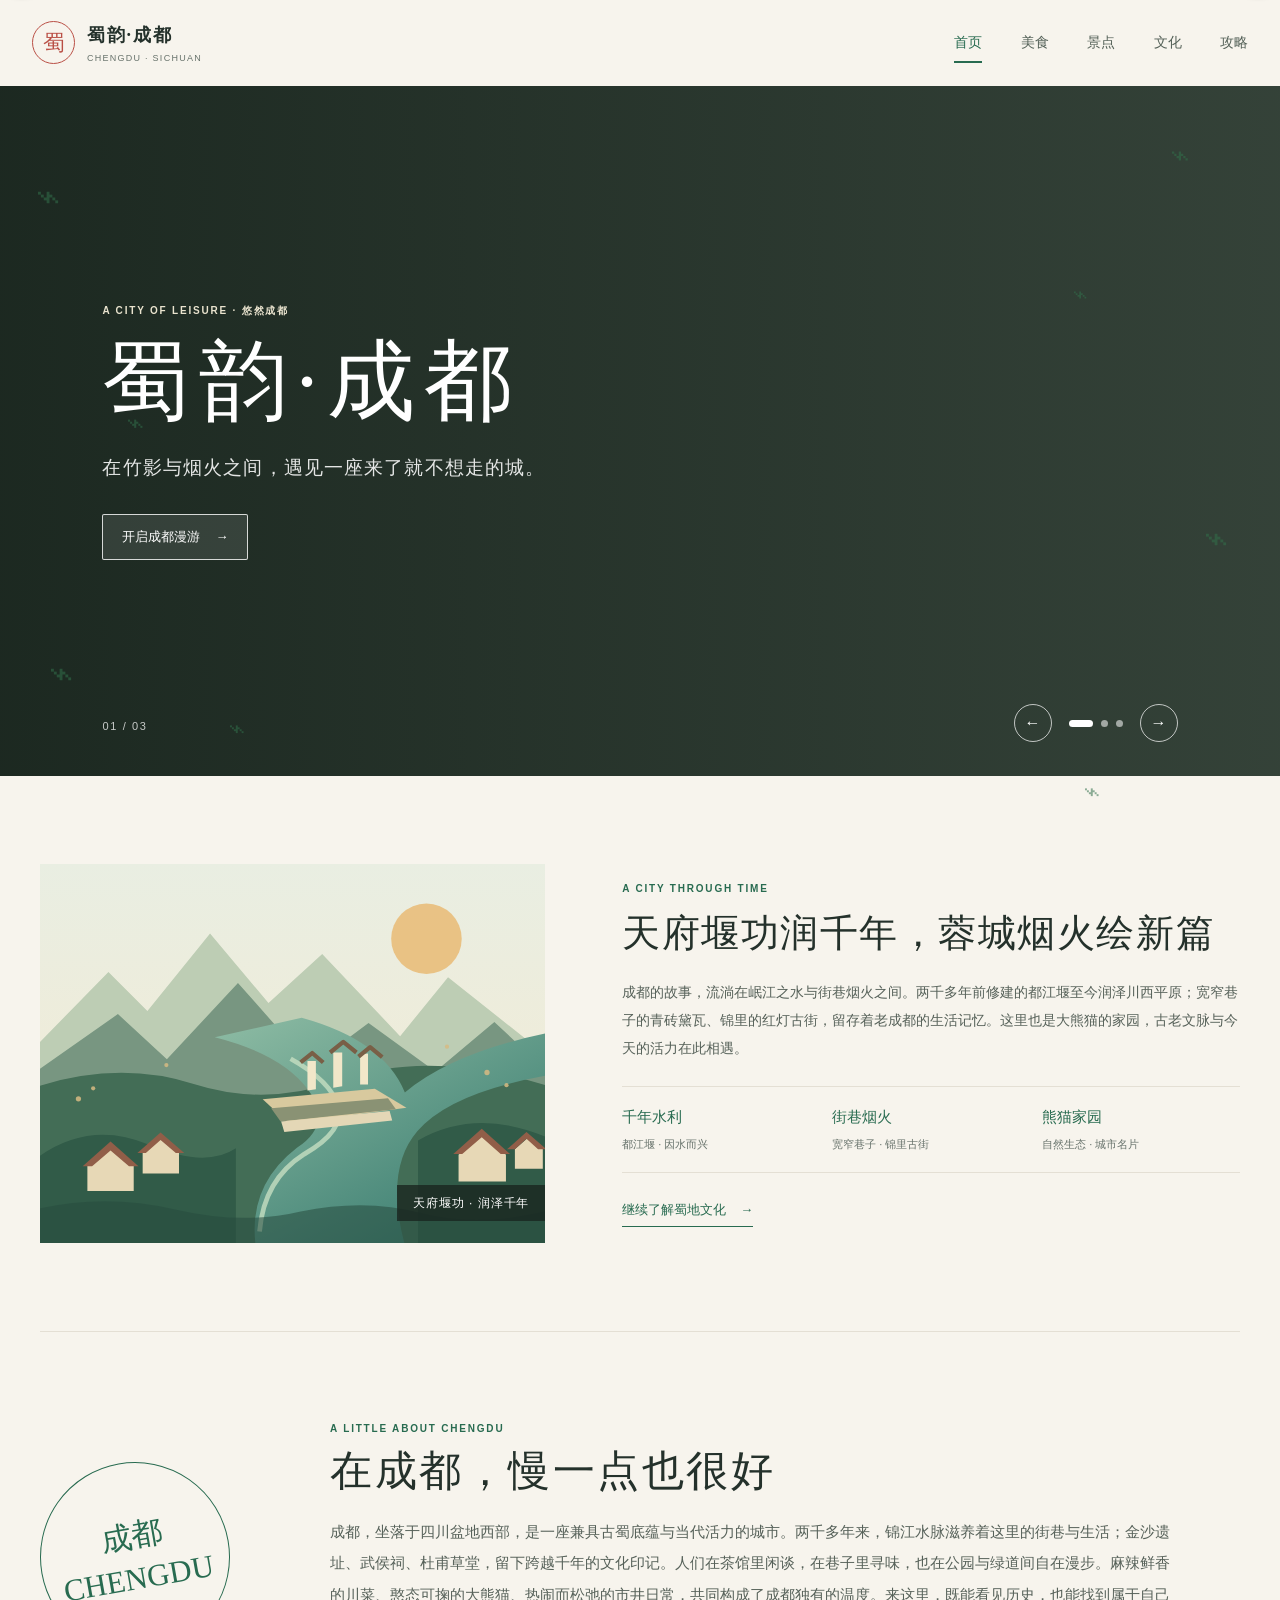
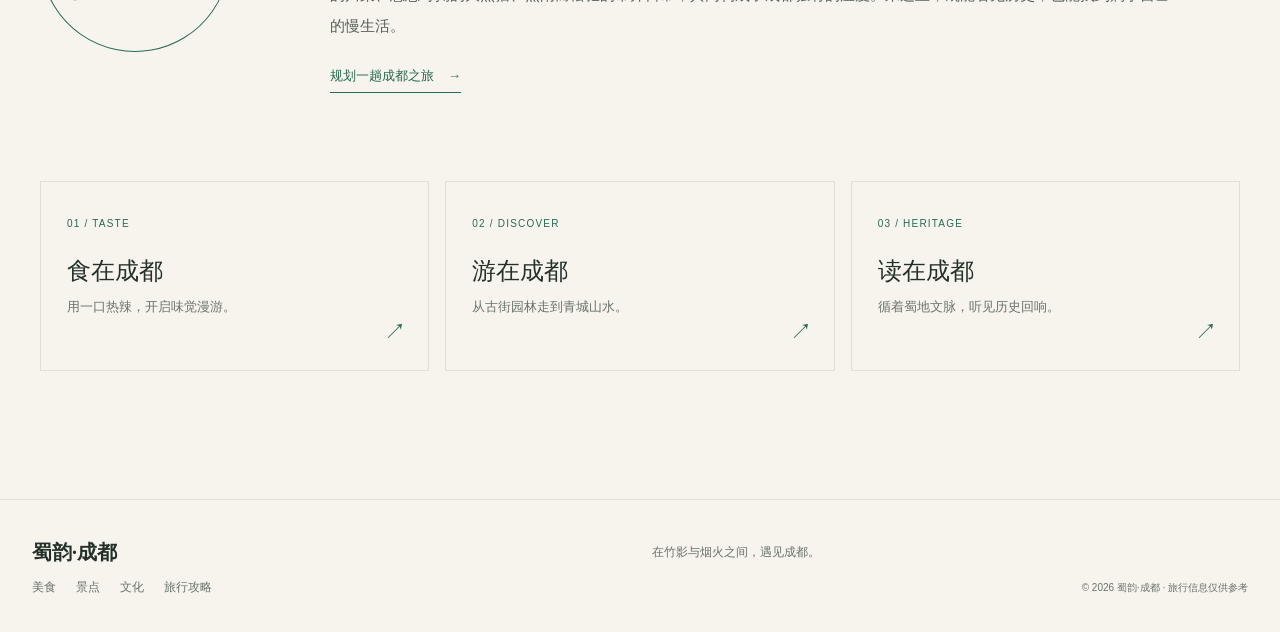
<file: index.html>
<!doctype html>
<html lang="zh-CN" data-theme="home">
<head>
  <meta charset="utf-8">
  <meta name="viewport" content="width=device-width, initial-scale=1">
  <meta name="theme-color" content="#f7f4ed">
  <meta name="description" content="蜀韵·成都，发现成都的美食、景点、文化与旅行灵感。">
  <meta name="keywords" content="蜀韵成都,成都旅游,成都文化旅游,成都美食,成都景点,成都旅行攻略,熊猫,川菜,古蜀文化">
  <title>蜀韵·成都 — 一座来了就不想走的城</title>
  <link rel="stylesheet" href="styles.css">
  <script src="app.js" defer></script>
</head>
<body>
  <div class="leaf-field" aria-hidden="true">
    <span class="bamboo-leaf leaf-one">⌁</span><span class="bamboo-leaf leaf-two">⌁</span>
    <span class="bamboo-leaf leaf-three">⌁</span><span class="bamboo-leaf leaf-four">⌁</span>
    <span class="bamboo-leaf leaf-five">⌁</span><span class="bamboo-leaf leaf-six">⌁</span>
    <span class="bamboo-leaf leaf-seven">⌁</span><span class="bamboo-leaf leaf-eight">⌁</span>
  </div>
  <div class="panda-walkers" aria-hidden="true">
    <span class="panda panda-top">🐼</span><span class="panda panda-right">🐼</span>
    <span class="panda panda-bottom">🐼</span><span class="panda panda-left">🐼</span>
  </div>
  <header class="site-header">
    <a class="brand" href="index.html" aria-label="蜀韵成都首页">
      <span class="brand-mark" aria-hidden="true">蜀</span>
      <span><strong>蜀韵·成都</strong><small>CHENGDU · SICHUAN</small></span>
    </a>
    <button class="menu-toggle" type="button" aria-expanded="false" aria-label="展开导航">☰</button>
    <nav class="site-nav" aria-label="主导航">
      <a href="index.html" aria-current="page">首页</a><a href="food.html">美食</a>
      <a href="sights.html">景点</a><a href="culture.html">文化</a><a href="travel.html">攻略</a>
    </nav>
  </header>
  <main>
    <section class="hero-carousel" aria-label="成都风光轮播">
      <article class="hero-slide hero-one is-active">
        <div class="hero-copy"><p class="eyebrow">A CITY OF LEISURE · 悠然成都</p><h1>蜀韵·成都</h1><p>在竹影与烟火之间，遇见一座来了就不想走的城。</p><a class="button button-light" href="sights.html">开启成都漫游 <span aria-hidden="true">→</span></a></div>
      </article>
      <article class="hero-slide hero-two">
        <div class="hero-copy"><p class="eyebrow">TASTE THE CITY · 川味成都</p><h2>一城烟火，百味人生</h2><p>从街巷小吃到热辣火锅，舌尖上的成都从不设限。</p><a class="button button-light" href="food.html">寻味成都 <span aria-hidden="true">→</span></a></div>
      </article>
      <article class="hero-slide hero-three">
        <div class="hero-copy"><p class="eyebrow">SLOW DOWN · 慢游成都</p><h2>把日子，过成一首诗</h2><p>茶馆、古巷、锦江晚风，留一点时间给生活本身。</p><a class="button button-light" href="culture.html">走进蜀地文化 <span aria-hidden="true">→</span></a></div>
      </article>
      <div class="carousel-controls">
        <button class="carousel-arrow" type="button" data-carousel="previous" aria-label="上一张">←</button>
        <div class="carousel-dots" aria-label="选择轮播图片">
          <button class="carousel-dot is-active" type="button" aria-label="第1张" aria-current="true"></button>
          <button class="carousel-dot" type="button" aria-label="第2张"></button>
          <button class="carousel-dot" type="button" aria-label="第3张"></button>
        </div>
        <button class="carousel-arrow" type="button" data-carousel="next" aria-label="下一张">→</button>
      </div>
      <span class="hero-index" aria-hidden="true">01 / 03</span>
    </section>

    <section class="section chengdu-feature">
      <div class="chengdu-feature-image" role="img" aria-label="青山与江水环绕的都江堰主题插画">
        <svg viewBox="0 0 960 720" aria-hidden="true" focusable="false">
          <defs>
            <linearGradient id="feature-sky" x1="0" y1="0" x2="0" y2="1">
              <stop offset="0" stop-color="#e9eee2"/>
              <stop offset="1" stop-color="#f4ead2"/>
            </linearGradient>
            <linearGradient id="feature-river" x1="0" y1="0" x2="0.8" y2="1">
              <stop offset="0" stop-color="#8ebca4"/>
              <stop offset="1" stop-color="#397c70"/>
            </linearGradient>
          </defs>
          <rect width="960" height="720" fill="url(#feature-sky)"/>
          <circle cx="734" cy="142" r="67" fill="#e9b86f" opacity=".8"/>
          <path d="M0 338 130 205l74 74 119-147 111 132 102-93 148 156 91-112 185 147v178H0Z" fill="#bdcdb4"/>
          <path d="m0 389 148-104 93 86 135-145 139 157 109-81 127 92 112-94 97 91v153H0Z" fill="#789681"/>
          <path d="M0 421q154-47 292-3t282-8q164-58 386 10v300H0Z" fill="#436d56"/>
          <path d="M332 329q126 32 176 98t-20 112q-91 70-79 181H692q-37-141 25-213t243-105v-80q-177 37-267 112-40-99-196-142Z" fill="url(#feature-river)"/>
          <path d="M476 370q77 43 90 90t-64 91q-77 49-85 147" fill="none" stroke="#c6dfc2" stroke-width="9" opacity=".8"/>
          <path d="M423 447 636 427l60 36-223 30Z" fill="#d8c99e"/>
          <path d="m439 464 222-19 15 21-219 23Z" fill="#8a9274"/>
          <path d="m458 489 206-20 5 18-205 22Z" fill="#e4d7b6"/>
          <path d="M508 430v-56h16v54m33-3v-67h17v64m34-60v57h15v-59" fill="#f1e7c9"/>
          <path d="m495 377 22-18 21 18m13-19 25-20 25 20m4 8 22-18 23 19" fill="none" stroke="#795f46" stroke-width="8" stroke-linejoin="round"/>
          <path d="M0 554q98-67 206-21t166 7v180H0Zm718-29q110-62 242-7v202H718Z" fill="#315b48"/>
          <g fill="#e7d8b6">
            <path d="m90 571 44-39 44 39v50H90Zm105-24 34-30 35 30v41h-69Zm600 5 45-40 45 40v51h-90Zm107-10 26-23 27 23v37h-53Z"/>
          </g>
          <g fill="#915e48">
            <path d="m81 574 53-47 53 47h-18l-35-30-35 30Zm104-25 44-39 45 39h-16l-29-25-28 25Zm600 2 54-48 54 48h-18l-36-32-37 32Zm102-9 37-33 38 33h-16l-22-20-22 20Z"/>
          </g>
          <g fill="#d7bb83" opacity=".85">
            <circle cx="73" cy="446" r="5"/><circle cx="101" cy="426" r="4"/><circle cx="849" cy="396" r="5"/>
            <circle cx="886" cy="420" r="4"/><circle cx="240" cy="382" r="4"/><circle cx="773" cy="347" r="4"/>
          </g>
          <path d="M0 654q127-28 257 2t238 4q124-25 228 3t237-3v60H0Z" fill="#274b3e" opacity=".55"/>
        </svg>
        <span>天府堰功 · 润泽千年</span>
      </div>
      <div class="chengdu-feature-copy">
        <p class="eyebrow">A CITY THROUGH TIME</p>
        <h2>天府堰功润千年，蓉城烟火绘新篇</h2>
        <p>成都的故事，流淌在岷江之水与街巷烟火之间。两千多年前修建的都江堰至今润泽川西平原；宽窄巷子的青砖黛瓦、锦里的红灯古街，留存着老成都的生活记忆。这里也是大熊猫的家园，古老文脉与今天的活力在此相遇。</p>
        <div class="chengdu-feature-points">
          <div><strong>千年水利</strong><span>都江堰 · 因水而兴</span></div>
          <div><strong>街巷烟火</strong><span>宽窄巷子 · 锦里古街</span></div>
          <div><strong>熊猫家园</strong><span>自然生态 · 城市名片</span></div>
        </div>
        <a class="text-link" href="culture.html">继续了解蜀地文化 <span aria-hidden="true">→</span></a>
      </div>
    </section>

    <section class="section intro-section">
      <div class="intro-stamp" aria-hidden="true">成都<br>CHENGDU</div>
      <div><p class="eyebrow">A LITTLE ABOUT CHENGDU</p><h2>在成都，慢一点也很好</h2>
        <p class="intro-copy">成都，坐落于四川盆地西部，是一座兼具古蜀底蕴与当代活力的城市。两千多年来，锦江水脉滋养着这里的街巷与生活；金沙遗址、武侯祠、杜甫草堂，留下跨越千年的文化印记。人们在茶馆里闲谈，在巷子里寻味，也在公园与绿道间自在漫步。麻辣鲜香的川菜、憨态可掬的大熊猫、热闹而松弛的市井日常，共同构成了成都独有的温度。来这里，既能看见历史，也能找到属于自己的慢生活。</p>
        <a class="text-link" href="travel.html">规划一趟成都之旅 <span aria-hidden="true">→</span></a>
      </div>
    </section>
    <section class="section quick-links">
      <a class="quick-card" href="food.html"><span>01 / TASTE</span><h2>食在成都</h2><p>用一口热辣，开启味觉漫游。</p><b aria-hidden="true">↗</b></a>
      <a class="quick-card" href="sights.html"><span>02 / DISCOVER</span><h2>游在成都</h2><p>从古街园林走到青城山水。</p><b aria-hidden="true">↗</b></a>
      <a class="quick-card" href="culture.html"><span>03 / HERITAGE</span><h2>读在成都</h2><p>循着蜀地文脉，听见历史回响。</p><b aria-hidden="true">↗</b></a>
    </section>
  </main>
  <footer class="site-footer">
    <a class="footer-brand" href="index.html">蜀韵·成都</a><p>在竹影与烟火之间，遇见成都。</p>
    <nav aria-label="页尾导航"><a href="food.html">美食</a><a href="sights.html">景点</a><a href="culture.html">文化</a><a href="travel.html">旅行攻略</a></nav>
    <small>© 2026 蜀韵·成都 · 旅行信息仅供参考</small>
  </footer>
</body>
</html>
</file>
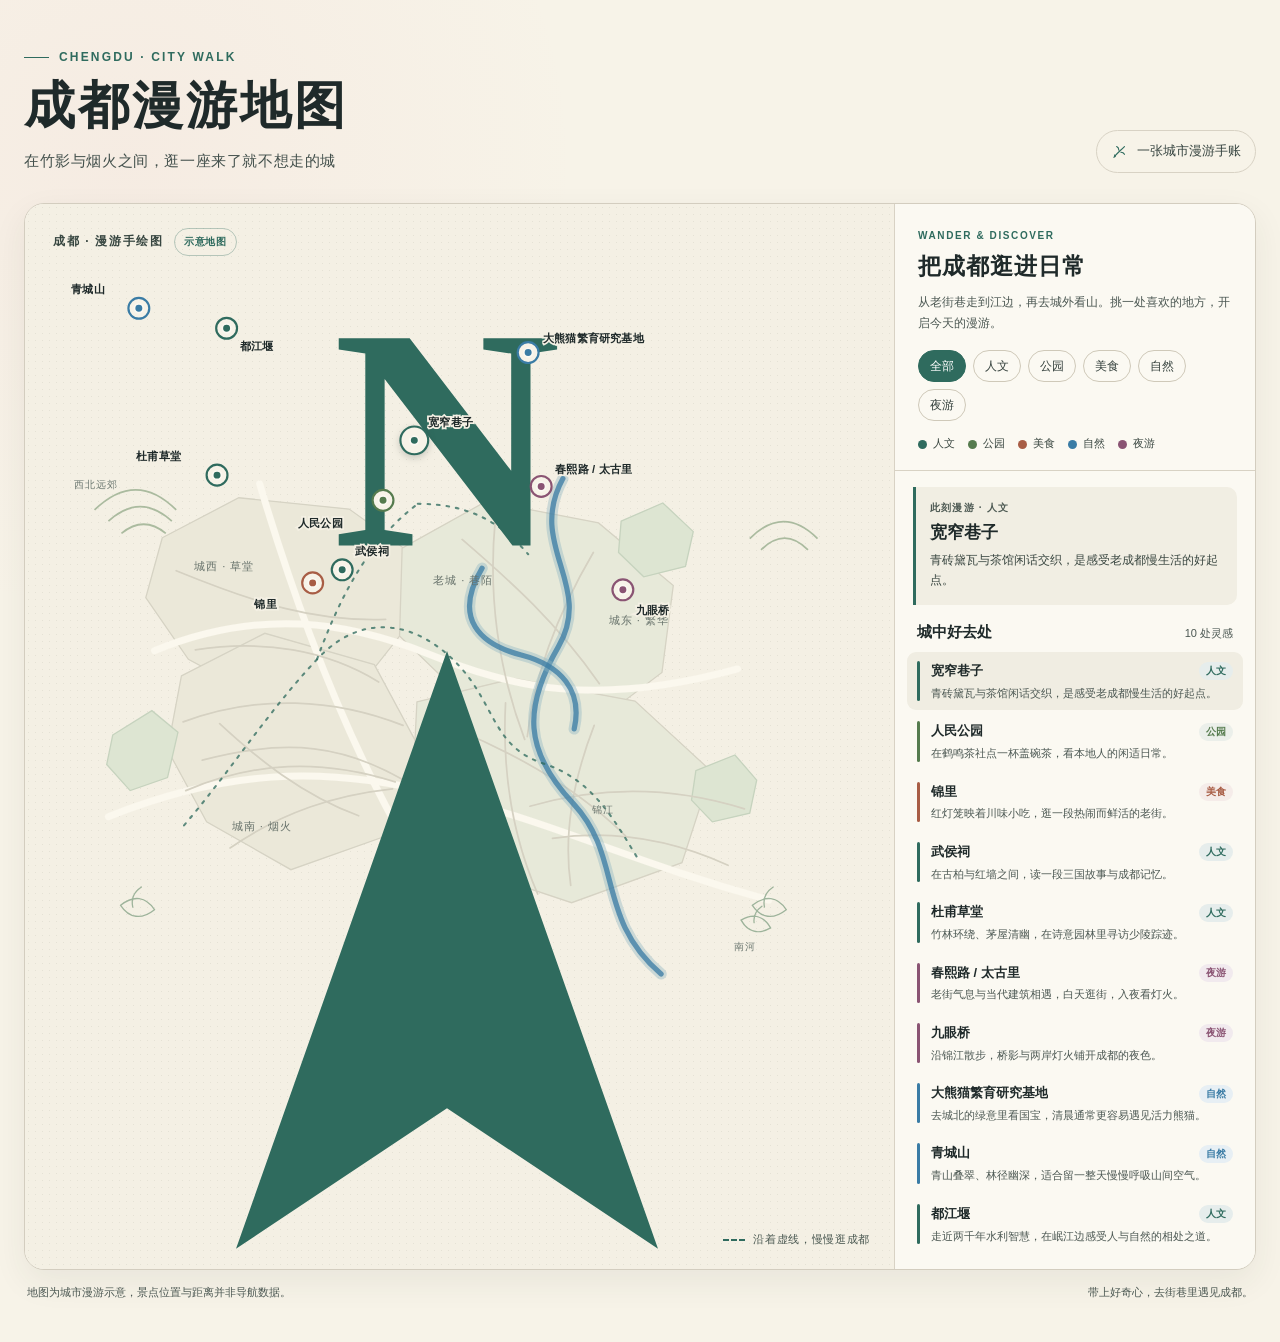
<file: chengdu.html>
<!doctype html>
<html lang="zh-CN">
<head>
  <meta charset="utf-8">
  <meta name="viewport" content="width=device-width, initial-scale=1">
  <meta name="theme-color" content="#F7F3E8">
  <title>成都漫游地图</title>
  <style>
    :root {
      color-scheme: light;
      --bamboo: #2F6B5E;
      --river: #3A7CA5;
      --lotus: #E8A0A8;
      --paper: #F7F3E8;
      --ink: #1F2A2A;
      --line: #D8D2C4;
      --muted: #596360;
      --human: #2F6B5E;
      --park: #557B4E;
      --food: #A85D45;
      --nature: #3A7CA5;
      --night: #8A5473;
      --radius: 16px;
      --serif: "Noto Serif SC", "Songti SC", "STSong", Georgia, serif;
      --sans: -apple-system, BlinkMacSystemFont, "Segoe UI", "Microsoft YaHei",
        "PingFang SC", sans-serif;
    }

    * {
      box-sizing: border-box;
    }

    body {
      margin: 0;
      min-width: 320px;
      background:
        radial-gradient(ellipse at 10% 12%, rgba(232, 160, 168, 0.09), transparent 28rem),
        var(--paper);
      color: var(--ink);
      font-family: var(--sans);
      line-height: 1.6;
    }

    button {
      font: inherit;
    }

    .page {
      width: min(100% - 48px, 1440px);
      margin: 0 auto;
      padding: 48px 0 40px;
    }

    .page-header {
      display: flex;
      align-items: flex-end;
      justify-content: space-between;
      gap: 24px;
      margin-bottom: 30px;
    }

    .eyebrow {
      display: flex;
      align-items: center;
      gap: 10px;
      margin: 0 0 8px;
      color: var(--bamboo);
      font-size: 12px;
      font-weight: 700;
      letter-spacing: 0.18em;
    }

    .eyebrow::before {
      width: 25px;
      height: 1px;
      background: var(--bamboo);
      content: "";
    }

    h1 {
      margin: 0;
      font-family: var(--serif);
      font-size: clamp(34px, 4vw, 52px);
      font-weight: 600;
      letter-spacing: 0.06em;
      line-height: 1.2;
    }

    .subtitle {
      margin: 12px 0 0;
      color: #43504C;
      font-size: 15px;
      letter-spacing: 0.04em;
    }

    .header-note {
      display: flex;
      align-items: center;
      gap: 9px;
      padding: 10px 14px;
      border: 1px solid var(--line);
      border-radius: 999px;
      color: #35433F;
      font-size: 13px;
      white-space: nowrap;
    }

    .header-note svg {
      width: 17px;
      height: 17px;
      color: var(--bamboo);
    }

    .explorer {
      display: grid;
      grid-template-columns: minmax(0, 1fr) 360px;
      min-height: 720px;
      overflow: hidden;
      border: 1px solid #D3CDBF;
      border-radius: 20px;
      background: #FBF9F2;
      box-shadow: 0 12px 34px rgba(48, 57, 48, 0.07);
    }

    .map-panel {
      position: relative;
      min-width: 0;
      min-height: 720px;
      overflow: hidden;
      border-right: 1px solid var(--line);
      background-color: #F4F0E4;
      background-image:
        radial-gradient(rgba(82, 91, 72, 0.09) 0.65px, transparent 0.65px);
      background-size: 7px 7px;
    }

    .map-heading {
      position: absolute;
      z-index: 2;
      top: 24px;
      left: 28px;
      display: flex;
      align-items: center;
      gap: 10px;
      color: #374640;
      font-size: 12px;
      font-weight: 700;
      letter-spacing: 0.14em;
    }

    .map-heading span {
      padding: 5px 9px;
      border: 1px solid rgba(47, 107, 94, 0.32);
      border-radius: 999px;
      color: var(--bamboo);
      font-size: 10px;
      letter-spacing: 0.08em;
    }

    .map-art {
      position: absolute;
      inset: 0;
      width: 100%;
      height: 100%;
    }

    .map-art .district {
      fill: #EBE8D9;
      stroke: #D6D3C4;
      stroke-width: 1.5;
    }

    .map-art .district-alt {
      fill: #E7E9D9;
      stroke: #D6D3C4;
      stroke-width: 1.5;
    }

    .map-art .minor-road {
      fill: none;
      stroke: #D5D1C2;
      stroke-width: 2;
      stroke-linecap: round;
    }

    .map-art .major-road {
      fill: none;
      stroke: #FBF8EE;
      stroke-width: 8;
      stroke-linecap: round;
    }

    .map-art .river-edge {
      fill: none;
      stroke: #8CB5C0;
      stroke-width: 13;
      stroke-linecap: round;
      opacity: 0.4;
    }

    .map-art .river {
      fill: none;
      stroke: var(--river);
      stroke-width: 6;
      stroke-linecap: round;
      opacity: 0.76;
    }

    .map-art .route {
      fill: none;
      stroke: var(--bamboo);
      stroke-width: 2.4;
      stroke-dasharray: 3 8;
      stroke-linecap: round;
      opacity: 0.76;
    }

    .map-art .place-label {
      fill: #66716A;
      font-family: var(--sans);
      font-size: 13px;
      letter-spacing: 0.08em;
    }

    .map-art .small-label {
      fill: #6C7871;
      font-family: var(--sans);
      font-size: 11px;
      letter-spacing: 0.12em;
    }

    .map-art .green-patch {
      fill: #DDE5D2;
      stroke: #C6D3BE;
      stroke-width: 1.5;
    }

    .map-art .hill {
      fill: none;
      stroke: #99AE8F;
      stroke-width: 2;
      opacity: 0.8;
    }

    .map-art .leaf {
      fill: none;
      stroke: #7A9B7C;
      stroke-width: 1.5;
      stroke-linecap: round;
      opacity: 0.7;
    }

    .marker-layer {
      position: absolute;
      inset: 0;
      overflow: visible;
    }

    .map-marker {
      cursor: pointer;
      outline: none;
      transition: opacity 180ms ease;
    }

    .map-marker.is-dimmed {
      opacity: 0.2;
    }

    .map-marker .marker-halo {
      fill: var(--paper);
      stroke: var(--marker-color);
      stroke-width: 2.5;
      transition: r 180ms ease, filter 180ms ease;
    }

    .map-marker .marker-core {
      fill: var(--marker-color);
      stroke: #FBF9F2;
      stroke-width: 2;
    }

    .map-marker .marker-label {
      fill: var(--ink);
      stroke: #F4F0E4;
      stroke-width: 4px;
      paint-order: stroke;
      font-family: var(--sans);
      font-size: 13px;
      font-weight: 700;
      letter-spacing: 0.02em;
      pointer-events: none;
    }

    .map-marker:hover .marker-halo,
    .map-marker:focus-visible .marker-halo,
    .map-marker.is-active .marker-halo {
      r: 16px;
      filter: drop-shadow(0 3px 4px rgba(31, 42, 42, 0.2));
    }

    .map-marker:focus-visible .marker-halo {
      stroke-width: 3.5;
    }

    .map-tooltip {
      position: absolute;
      z-index: 4;
      width: min(250px, calc(100vw - 48px));
      padding: 13px 15px;
      border: 1px solid #CFC9B9;
      border-radius: 12px;
      background: #FFFEF9;
      box-shadow: 0 7px 20px rgba(31, 42, 42, 0.13);
      pointer-events: none;
      transform: translate(13px, -50%);
    }

    .map-tooltip[hidden] {
      display: none;
    }

    .tooltip-category {
      display: block;
      margin-bottom: 2px;
      color: var(--bamboo);
      font-size: 10px;
      font-weight: 700;
      letter-spacing: 0.12em;
    }

    .tooltip-title {
      display: block;
      margin-bottom: 3px;
      font-family: var(--serif);
      font-size: 16px;
      font-weight: 700;
    }

    .tooltip-copy {
      display: block;
      color: #43504C;
      font-size: 12px;
      line-height: 1.55;
    }

    .map-caption {
      position: absolute;
      right: 24px;
      bottom: 20px;
      display: flex;
      align-items: center;
      gap: 8px;
      color: #4B5952;
      font-size: 11px;
      letter-spacing: 0.06em;
    }

    .map-caption::before {
      width: 22px;
      border-top: 2px dashed var(--bamboo);
      content: "";
    }

    .compass {
      position: absolute;
      right: 25px;
      top: 25px;
      display: grid;
      justify-items: center;
      color: var(--bamboo);
      font-family: var(--serif);
      font-size: 11px;
      font-weight: 700;
    }

    .compass svg {
      width: 19px;
      height: 31px;
    }

    .sidebar {
      display: flex;
      min-height: 720px;
      flex-direction: column;
      background: #FBF9F2;
    }

    .sidebar-top {
      padding: 24px 23px 17px;
      border-bottom: 1px solid var(--line);
    }

    .section-kicker {
      margin: 0 0 5px;
      color: var(--bamboo);
      font-size: 10px;
      font-weight: 700;
      letter-spacing: 0.16em;
    }

    .sidebar h2 {
      margin: 0;
      font-family: var(--serif);
      font-size: 23px;
      font-weight: 600;
      letter-spacing: 0.04em;
    }

    .sidebar-intro {
      margin: 7px 0 0;
      color: #4B5752;
      font-size: 12px;
      line-height: 1.7;
    }

    .filters {
      display: flex;
      flex-wrap: wrap;
      gap: 7px;
      margin-top: 17px;
    }

    .filter-button {
      min-height: 32px;
      padding: 5px 11px;
      border: 1px solid #CFC9B9;
      border-radius: 999px;
      background: transparent;
      color: #35413D;
      cursor: pointer;
      font-size: 12px;
      transition: background-color 160ms ease, color 160ms ease, border-color 160ms ease;
    }

    .filter-button:hover {
      border-color: var(--bamboo);
      color: var(--bamboo);
    }

    .filter-button[aria-pressed="true"] {
      border-color: var(--bamboo);
      background: var(--bamboo);
      color: #fff;
    }

    .filter-button:focus-visible,
    .place-card:focus-visible {
      outline: 3px solid #246A87;
      outline-offset: 3px;
    }

    .legend {
      display: flex;
      flex-wrap: wrap;
      gap: 8px 13px;
      margin: 14px 0 0;
      padding: 0;
      list-style: none;
    }

    .legend li {
      display: inline-flex;
      align-items: center;
      gap: 6px;
      color: #394640;
      font-size: 11px;
    }

    .legend-dot {
      width: 9px;
      height: 9px;
      border-radius: 50%;
      background: var(--category-color);
    }

    .selected-place {
      margin: 16px 18px 4px;
      padding: 13px 14px 14px;
      border-left: 3px solid var(--selected-color, var(--bamboo));
      border-radius: 0 10px 10px 0;
      background: #F1EEE3;
    }

    .selected-place .selected-kicker {
      margin: 0 0 3px;
      color: #4D5953;
      font-size: 10px;
      font-weight: 700;
      letter-spacing: 0.12em;
    }

    .selected-place h3 {
      margin: 0;
      font-family: var(--serif);
      font-size: 17px;
      font-weight: 700;
    }

    .selected-place p {
      margin: 5px 0 0;
      color: #394640;
      font-size: 12px;
      line-height: 1.65;
    }

    .place-list-heading {
      display: flex;
      align-items: baseline;
      justify-content: space-between;
      padding: 11px 22px 8px;
    }

    .place-list-heading h3 {
      margin: 0;
      font-family: var(--serif);
      font-size: 15px;
    }

    .place-count {
      color: #4B5752;
      font-size: 11px;
    }

    .place-list {
      display: grid;
      gap: 2px;
      overflow-y: auto;
      padding: 0 12px 16px;
      scrollbar-color: #C5C1B4 transparent;
      scrollbar-width: thin;
    }

    .place-card {
      display: grid;
      grid-template-columns: 3px minmax(0, 1fr);
      gap: 11px;
      width: 100%;
      padding: 9px 10px;
      border: 0;
      border-radius: 9px;
      background: transparent;
      color: inherit;
      text-align: left;
      cursor: pointer;
      transition: background-color 160ms ease;
    }

    .place-card:hover,
    .place-card.is-active {
      background: #F0EDE2;
    }

    .place-card[hidden] {
      display: none;
    }

    .place-card-bar {
      align-self: stretch;
      min-height: 38px;
      border-radius: 99px;
      background: var(--category-color);
    }

    .place-card-content {
      min-width: 0;
    }

    .place-card-title-row {
      display: flex;
      align-items: center;
      justify-content: space-between;
      gap: 8px;
    }

    .place-card-title {
      overflow: hidden;
      font-size: 13px;
      font-weight: 700;
      text-overflow: ellipsis;
      white-space: nowrap;
    }

    .category-tag {
      flex: 0 0 auto;
      padding: 1px 7px;
      border-radius: 999px;
      background: color-mix(in srgb, var(--category-color) 12%, white);
      color: var(--category-color);
      font-size: 10px;
      font-weight: 700;
    }

    .place-card-copy {
      display: block;
      margin-top: 3px;
      color: #4B5752;
      font-size: 11px;
      line-height: 1.5;
    }

    .empty-state {
      margin: 0;
      padding: 18px 12px;
      color: #43504C;
      font-size: 13px;
      text-align: center;
    }

    .page-footer {
      display: flex;
      justify-content: space-between;
      gap: 16px;
      padding: 14px 3px 0;
      color: #4B5752;
      font-size: 11px;
    }

    .page-footer p {
      margin: 0;
    }

    @media (max-width: 980px) {
      .explorer {
        grid-template-columns: minmax(0, 1fr);
      }

      .map-panel {
        min-height: 620px;
        border-right: 0;
        border-bottom: 1px solid var(--line);
      }

      .sidebar {
        min-height: 0;
      }

      .place-list {
        max-height: 380px;
      }
    }

    @media (max-width: 600px) {
      .page {
        width: min(100% - 28px, 1440px);
        padding: 30px 0 22px;
      }

      .page-header {
        align-items: flex-start;
        margin-bottom: 21px;
      }

      .header-note {
        display: none;
      }

      h1 {
        font-size: 36px;
      }

      .subtitle {
        max-width: 320px;
        font-size: 13px;
      }

      .explorer {
        border-radius: 15px;
      }

      .map-panel {
        min-height: 500px;
      }

      .map-heading {
        top: 17px;
        left: 17px;
        font-size: 10px;
      }

      .compass {
        top: 17px;
        right: 16px;
      }

      .map-caption {
        right: 14px;
        bottom: 13px;
        font-size: 10px;
      }

      .sidebar-top {
        padding: 20px 17px 15px;
      }

      .selected-place {
        margin-right: 14px;
        margin-left: 14px;
      }

      .place-list-heading {
        padding-right: 17px;
        padding-left: 17px;
      }

      .map-tooltip {
        width: min(220px, calc(100vw - 44px));
      }

      .page-footer {
        flex-direction: column;
        gap: 4px;
      }
    }

    @media (prefers-reduced-motion: reduce) {
      *,
      *::before,
      *::after {
        scroll-behavior: auto !important;
        transition-duration: 0.01ms !important;
        animation-duration: 0.01ms !important;
        animation-iteration-count: 1 !important;
      }
    }
  </style>
</head>
<body>
  <main class="page">
    <header class="page-header">
      <div>
        <p class="eyebrow">CHENGDU · CITY WALK</p>
        <h1>成都漫游地图</h1>
        <p class="subtitle">在竹影与烟火之间，逛一座来了就不想走的城</p>
      </div>
      <div class="header-note" aria-label="地图说明：城市漫游手绘示意图">
        <svg viewBox="0 0 24 24" fill="none" aria-hidden="true">
          <path d="M5 19c4-5 8-8 14-14M8 5c2 1 3 3 3 5M14 13c2 0 4 1 5 3" stroke="currentColor" stroke-width="1.6" stroke-linecap="round"/>
          <path d="M4 20l2-1-1-2" stroke="currentColor" stroke-width="1.6" stroke-linecap="round" stroke-linejoin="round"/>
        </svg>
        一张城市漫游手账
      </div>
    </header>

    <section class="explorer" aria-label="成都旅游观光地图与景点导览">
      <div class="map-panel" id="map-panel">
        <div class="map-heading">成都 · 漫游手绘图 <span>示意地图</span></div>

        <!-- 城市轮廓、锦江水脉与漫游路径 -->
        <svg class="map-art" id="map-art" viewBox="0 0 1000 760" preserveAspectRatio="xMidYMid meet" role="img" aria-labelledby="map-title map-desc">
          <title id="map-title">成都漫游示意地图</title>
          <desc id="map-desc">以简化街区、水系和虚线路径展示成都城区与西北远郊景点。地图标记可通过键盘聚焦并选择。</desc>

          <path class="district" d="M158 151 246 105 373 118 440 166 432 263 383 325 274 337 188 291 139 220Z"/>
          <path class="district-alt" d="m434 163 97-54 129 25 86 72-13 100-78 59-137-17-87-84Z"/>
          <path class="district" d="m180 310 96-49 126 36 49 91-35 106-110 39-97-55-45-83Z"/>
          <path class="district-alt" d="m451 340 112-27 139 26 88 81-34 105-127 46-129-43-54-87Z"/>
          <path class="green-patch" d="m101 378 45-28 30 25-12 52-43 15-27-30Z"/>
          <path class="green-patch" d="m686 132 48-21 35 33-9 40-48 12-29-28Z"/>
          <path class="green-patch" d="m772 419 45-18 25 29-8 38-43 10-24-25Z"/>
          <path class="green-patch" d="m486 523 38-19 29 24-10 34-40 8-23-21Z"/>

          <path class="major-road" d="M149 281C271 231 372 248 465 285S653 348 820 302"/>
          <path class="major-road" d="M270 89C305 206 345 319 402 434S496 583 557 677"/>
          <path class="major-road" d="M96 472C226 420 340 411 480 447S695 523 856 568"/>
          <path class="minor-road" d="M174 189c93 38 160 59 241 56m-219 35c78-12 151 0 211 37m-225 46c86-32 174-27 253 4m-231 40c101-27 165-15 230 22"/>
          <path class="minor-road" d="M503 153c58 50 108 95 158 166m-120-187c-8 86 3 169 34 251m79-215c-41 70-68 139-76 212"/>
          <path class="minor-road" d="M224 365c43 40 95 82 160 106m-199-29c78-33 155-37 241-10m-190 76c61-42 122-61 187-68"/>
          <path class="minor-road" d="M497 372c73 30 139 68 194 122m-138-153c-4 78 7 151 37 220m65-194c-26 67-35 129-27 184"/>
          <path class="minor-road" d="M581 460c83-24 164-23 247 3m-221 34c68-10 134 0 202 31"/>

          <path class="river-edge" d="M619 83C577 160 655 205 614 276S574 396 631 457s26 132 101 196"/>
          <path class="river" d="M619 83C577 160 655 205 614 276S574 396 631 457s26 132 101 196"/>
          <path class="river-edge" d="M526 186c-35 59-1 88 45 100s71 41 61 85"/>
          <path class="river" d="M526 186c-35 59-1 88 45 100s71 41 61 85"/>

          <path class="route" d="M183 482C237 419 278 353 336 291S460 254 501 300s38 92 96 111 82 67 110 112"/>
          <path class="route" d="M336 291C362 220 395 155 452 112"/>
          <path class="route" d="M452 112C513 112 549 135 579 170"/>

          <path class="hill" d="M80 119c32-31 63-31 94 0m-78 13c24-22 49-22 73 0m-58 14c17-14 34-14 51 0"/>
          <path class="hill" d="M834 152c26-26 52-26 78 0m-65 13c18-18 36-18 54 0"/>
          <path class="leaf" d="M837 574c15-12 29-10 39 5-15 12-29 10-39-5Zm14 2c-2-9 1-17 10-23m-37 38c14-8 26-5 34 9-14 8-26 5-34-9Zm15 3c-1-8 2-14 9-19"/>
          <path class="leaf" d="M110 574c15-12 29-10 39 5-15 12-29 10-39-5Zm14 2c-2-9 1-17 10-23"/>

          <text class="place-label" x="195" y="188">城西 · 草堂</text>
          <text class="place-label" x="470" y="204">老城 · 巷陌</text>
          <text class="place-label" x="672" y="250">城东 · 繁华</text>
          <text class="place-label" x="238" y="487">城南 · 烟火</text>
          <text class="small-label" x="652" y="468">锦江</text>
          <text class="small-label" x="56" y="94">西北远郊</text>
          <text class="small-label" x="816" y="626">南河</text>
        </svg>

        <svg class="compass" viewBox="0 0 24 38" aria-label="地图上方为北">
          <text x="12" y="9" text-anchor="middle" fill="currentColor" font-size="9">N</text>
          <path d="M12 12 6 29l6-4 6 4-6-17Z" fill="currentColor"/>
        </svg>

        <svg class="marker-layer" id="marker-layer" viewBox="0 0 1000 760" preserveAspectRatio="xMidYMid meet" aria-label="景点地图标记"></svg>

        <div class="map-tooltip" id="map-tooltip" role="status" hidden>
          <span class="tooltip-category" id="tooltip-category"></span>
          <strong class="tooltip-title" id="tooltip-title"></strong>
          <span class="tooltip-copy" id="tooltip-copy"></span>
        </div>

        <div class="map-caption">沿着虚线，慢慢逛成都</div>
      </div>

      <aside class="sidebar" aria-labelledby="sidebar-title">
        <div class="sidebar-top">
          <p class="section-kicker">WANDER &amp; DISCOVER</p>
          <h2 id="sidebar-title">把成都逛进日常</h2>
          <p class="sidebar-intro">从老街巷走到江边，再去城外看山。挑一处喜欢的地方，开启今天的漫游。</p>

          <div class="filters" role="group" aria-label="按景点类别筛选">
            <button class="filter-button" type="button" data-filter="全部" aria-pressed="true">全部</button>
            <button class="filter-button" type="button" data-filter="人文" aria-pressed="false">人文</button>
            <button class="filter-button" type="button" data-filter="公园" aria-pressed="false">公园</button>
            <button class="filter-button" type="button" data-filter="美食" aria-pressed="false">美食</button>
            <button class="filter-button" type="button" data-filter="自然" aria-pressed="false">自然</button>
            <button class="filter-button" type="button" data-filter="夜游" aria-pressed="false">夜游</button>
          </div>

          <ul class="legend" aria-label="地图图例">
            <li><span class="legend-dot" style="--category-color: var(--human)"></span>人文</li>
            <li><span class="legend-dot" style="--category-color: var(--park)"></span>公园</li>
            <li><span class="legend-dot" style="--category-color: var(--food)"></span>美食</li>
            <li><span class="legend-dot" style="--category-color: var(--nature)"></span>自然</li>
            <li><span class="legend-dot" style="--category-color: var(--night)"></span>夜游</li>
          </ul>
        </div>

        <section class="selected-place" id="selected-place" aria-live="polite" aria-atomic="true">
          <p class="selected-kicker">此刻漫游 · <span id="selected-category">人文</span></p>
          <h3 id="selected-title">宽窄巷子</h3>
          <p id="selected-description">青砖黛瓦与茶馆闲话交织，是感受老成都慢生活的好起点。</p>
        </section>

        <div class="place-list-heading">
          <h3>城中好去处</h3>
          <span class="place-count" id="place-count">10 处灵感</span>
        </div>
        <div class="place-list" id="place-list" aria-label="景点列表"></div>
        <p class="empty-state" id="empty-state" hidden>这个类别暂时没有景点，试试其他筛选吧。</p>
      </aside>
    </section>

    <footer class="page-footer">
      <p>地图为城市漫游示意，景点位置与距离并非导航数据。</p>
      <p>带上好奇心，去街巷里遇见成都。</p>
    </footer>
  </main>

  <script>
    (() => {
      const categories = {
        人文: "#2F6B5E",
        公园: "#557B4E",
        美食: "#A85D45",
        自然: "#3A7CA5",
        夜游: "#8A5473"
      };

      const places = [
        {
          id: "kuanzhai",
          name: "宽窄巷子",
          category: "人文",
          description: "青砖黛瓦与茶馆闲话交织，是感受老成都慢生活的好起点。",
          x: 448, y: 272, dx: 16, dy: -16
        },
        {
          id: "people-park",
          name: "人民公园",
          category: "公园",
          description: "在鹤鸣茶社点一杯盖碗茶，看本地人的闲适日常。",
          x: 412, y: 341, dx: -98, dy: 31
        },
        {
          id: "jinli",
          name: "锦里",
          category: "美食",
          description: "红灯笼映着川味小吃，逛一段热闹而鲜活的老街。",
          x: 331, y: 436, dx: -67, dy: 29
        },
        {
          id: "wuhou",
          name: "武侯祠",
          category: "人文",
          description: "在古柏与红墙之间，读一段三国故事与成都记忆。",
          x: 365, y: 421, dx: 15, dy: -17
        },
        {
          id: "dufu",
          name: "杜甫草堂",
          category: "人文",
          description: "竹林环绕、茅屋清幽，在诗意园林里寻访少陵踪迹。",
          x: 221, y: 312, dx: -93, dy: -17
        },
        {
          id: "taikoo",
          name: "春熙路 / 太古里",
          category: "夜游",
          description: "老街气息与当代建筑相遇，白天逛街，入夜看灯火。",
          x: 594, y: 325, dx: 16, dy: -16
        },
        {
          id: "jiuyan",
          name: "九眼桥",
          category: "夜游",
          description: "沿锦江散步，桥影与两岸灯火铺开成都的夜色。",
          x: 688, y: 444, dx: 15, dy: 28
        },
        {
          id: "panda",
          name: "大熊猫繁育研究基地",
          category: "自然",
          description: "去城北的绿意里看国宝，清晨通常更容易遇见活力熊猫。",
          x: 579, y: 171, dx: 17, dy: -12
        },
        {
          id: "qingcheng",
          name: "青城山",
          category: "自然",
          description: "青山叠翠、林径幽深，适合留一整天慢慢呼吸山间空气。",
          x: 131, y: 120, dx: -78, dy: -18
        },
        {
          id: "dujiangyan",
          name: "都江堰",
          category: "人文",
          description: "走近两千年水利智慧，在岷江边感受人与自然的相处之道。",
          x: 232, y: 143, dx: 15, dy: 25
        }
      ];

      const svgNamespace = "http://www.w3.org/2000/svg";
      const mapPanel = document.getElementById("map-panel");
      const markerLayer = document.getElementById("marker-layer");
      const tooltip = document.getElementById("map-tooltip");
      const tooltipCategory = document.getElementById("tooltip-category");
      const tooltipTitle = document.getElementById("tooltip-title");
      const tooltipCopy = document.getElementById("tooltip-copy");
      const placeList = document.getElementById("place-list");
      const emptyState = document.getElementById("empty-state");
      const placeCount = document.getElementById("place-count");
      const selectedTitle = document.getElementById("selected-title");
      const selectedCategory = document.getElementById("selected-category");
      const selectedDescription = document.getElementById("selected-description");
      const selectedPanel = document.getElementById("selected-place");
      const markerElements = new Map();
      const cardElements = new Map();

      let activePlace = places[0];
      let activeFilter = "全部";
      let hoveredPlace = null;

      function createSvgElement(tag, attributes = {}) {
        const element = document.createElementNS(svgNamespace, tag);
        for (const [name, value] of Object.entries(attributes)) {
          element.setAttribute(name, value);
        }
        return element;
      }

      function renderMapMarkers() {
        places.forEach((place) => {
          const color = categories[place.category];
          const marker = createSvgElement("g", {
            class: "map-marker",
            transform: `translate(${place.x} ${place.y})`,
            tabindex: "0",
            role: "button",
            "aria-label": `${place.name}，${place.category}。${place.description}`,
            "aria-pressed": "false",
            style: `--marker-color: ${color}`
          });

          marker.append(
            createSvgElement("circle", {
              class: "marker-halo",
              r: "12"
            }),
            createSvgElement("circle", {
              class: "marker-core",
              r: "5"
            })
          );

          const label = createSvgElement("text", {
            class: "marker-label",
            x: String(place.dx),
            y: String(place.dy)
          });
          label.textContent = place.name;
          marker.append(label);

          marker.addEventListener("mouseenter", () => {
            hoveredPlace = place;
            showTooltip(place);
          });
          marker.addEventListener("mouseleave", () => {
            hoveredPlace = null;
            if (document.activeElement !== marker) {
              refreshTooltip();
            }
          });
          marker.addEventListener("focus", () => {
            hoveredPlace = place;
            showTooltip(place);
          });
          marker.addEventListener("blur", () => {
            hoveredPlace = null;
            refreshTooltip();
          });
          marker.addEventListener("click", () => selectPlace(place));
          marker.addEventListener("keydown", (event) => {
            if (event.key === "Enter" || event.key === " ") {
              event.preventDefault();
              selectPlace(place);
            }
          });

          markerLayer.append(marker);
          markerElements.set(place.id, marker);
        });
      }

      function renderPlaceCards() {
        places.forEach((place) => {
          const card = document.createElement("button");
          card.type = "button";
          card.className = "place-card";
          card.dataset.placeId = place.id;
          card.style.setProperty("--category-color", categories[place.category]);
          card.setAttribute("aria-label", `${place.name}，${place.category}。${place.description}`);

          const bar = document.createElement("span");
          bar.className = "place-card-bar";
          bar.setAttribute("aria-hidden", "true");

          const content = document.createElement("span");
          content.className = "place-card-content";

          const titleRow = document.createElement("span");
          titleRow.className = "place-card-title-row";

          const title = document.createElement("span");
          title.className = "place-card-title";
          title.textContent = place.name;

          const tag = document.createElement("span");
          tag.className = "category-tag";
          tag.textContent = place.category;

          const copy = document.createElement("span");
          copy.className = "place-card-copy";
          copy.textContent = place.description;

          titleRow.append(title, tag);
          content.append(titleRow, copy);
          card.append(bar, content);

          card.addEventListener("click", () => {
            selectPlace(place);
            markerElements.get(place.id).focus();
          });

          placeList.append(card);
          cardElements.set(place.id, card);
        });
      }

      function showTooltip(place) {
        const marker = markerElements.get(place.id);
        if (!marker) return;

        tooltipCategory.textContent = place.category;
        tooltipTitle.textContent = place.name;
        tooltipCopy.textContent = place.description;
        tooltip.hidden = false;

        const panelRect = mapPanel.getBoundingClientRect();
        const markerRect = marker.getBoundingClientRect();
        const centerX = markerRect.left + markerRect.width / 2 - panelRect.left;
        const centerY = markerRect.top + markerRect.height / 2 - panelRect.top;
        const tooltipWidth = tooltip.offsetWidth;
        const tooltipHeight = tooltip.offsetHeight;

        let left = centerX + 16;
        if (left + tooltipWidth > panelRect.width - 12) {
          left = centerX - tooltipWidth - 16;
        }
        left = Math.max(12, Math.min(left, panelRect.width - tooltipWidth - 12));

        const top = Math.max(
          tooltipHeight / 2 + 12,
          Math.min(centerY, panelRect.height - tooltipHeight / 2 - 12)
        );

        tooltip.style.left = `${left}px`;
        tooltip.style.top = `${top}px`;
        tooltip.style.transform = left < centerX
          ? "translate(-13px, -50%)"
          : "translate(13px, -50%)";
      }

      function refreshTooltip() {
        const selectedMarker = markerElements.get(activePlace.id);
        if (hoveredPlace) {
          showTooltip(hoveredPlace);
        } else if (selectedMarker && document.activeElement === selectedMarker) {
          showTooltip(activePlace);
        } else {
          tooltip.hidden = true;
        }
      }

      function selectPlace(place) {
        activePlace = place;
        selectedTitle.textContent = place.name;
        selectedCategory.textContent = place.category;
        selectedDescription.textContent = place.description;
        selectedPanel.style.setProperty("--selected-color", categories[place.category]);

        places.forEach((item) => {
          const selected = item.id === place.id;
          markerElements.get(item.id).classList.toggle("is-active", selected);
          markerElements.get(item.id).setAttribute("aria-pressed", String(selected));
          cardElements.get(item.id).classList.toggle("is-active", selected);
        });

        showTooltip(place);
      }

      function applyFilter(category) {
        activeFilter = category;

        document.querySelectorAll(".filter-button").forEach((button) => {
          button.setAttribute("aria-pressed", String(button.dataset.filter === category));
        });

        let visibleCount = 0;
        places.forEach((place) => {
          const matches = category === "全部" || place.category === category;
          const marker = markerElements.get(place.id);
          const card = cardElements.get(place.id);

          marker.classList.toggle("is-dimmed", !matches);
          card.hidden = !matches;

          if (matches) visibleCount += 1;
        });

        placeCount.textContent = `${visibleCount} 处灵感`;
        emptyState.hidden = visibleCount !== 0;

        if (activeFilter !== "全部" && !places.some((place) => place.category === activeFilter)) {
          emptyState.hidden = false;
        }
      }

      document.querySelectorAll(".filter-button").forEach((button) => {
        button.addEventListener("click", () => applyFilter(button.dataset.filter));
      });

      window.addEventListener("resize", refreshTooltip);

      renderMapMarkers();
      renderPlaceCards();
      selectPlace(activePlace);
      applyFilter(activeFilter);
    })();
  </script>
</body>
</html>
</file>
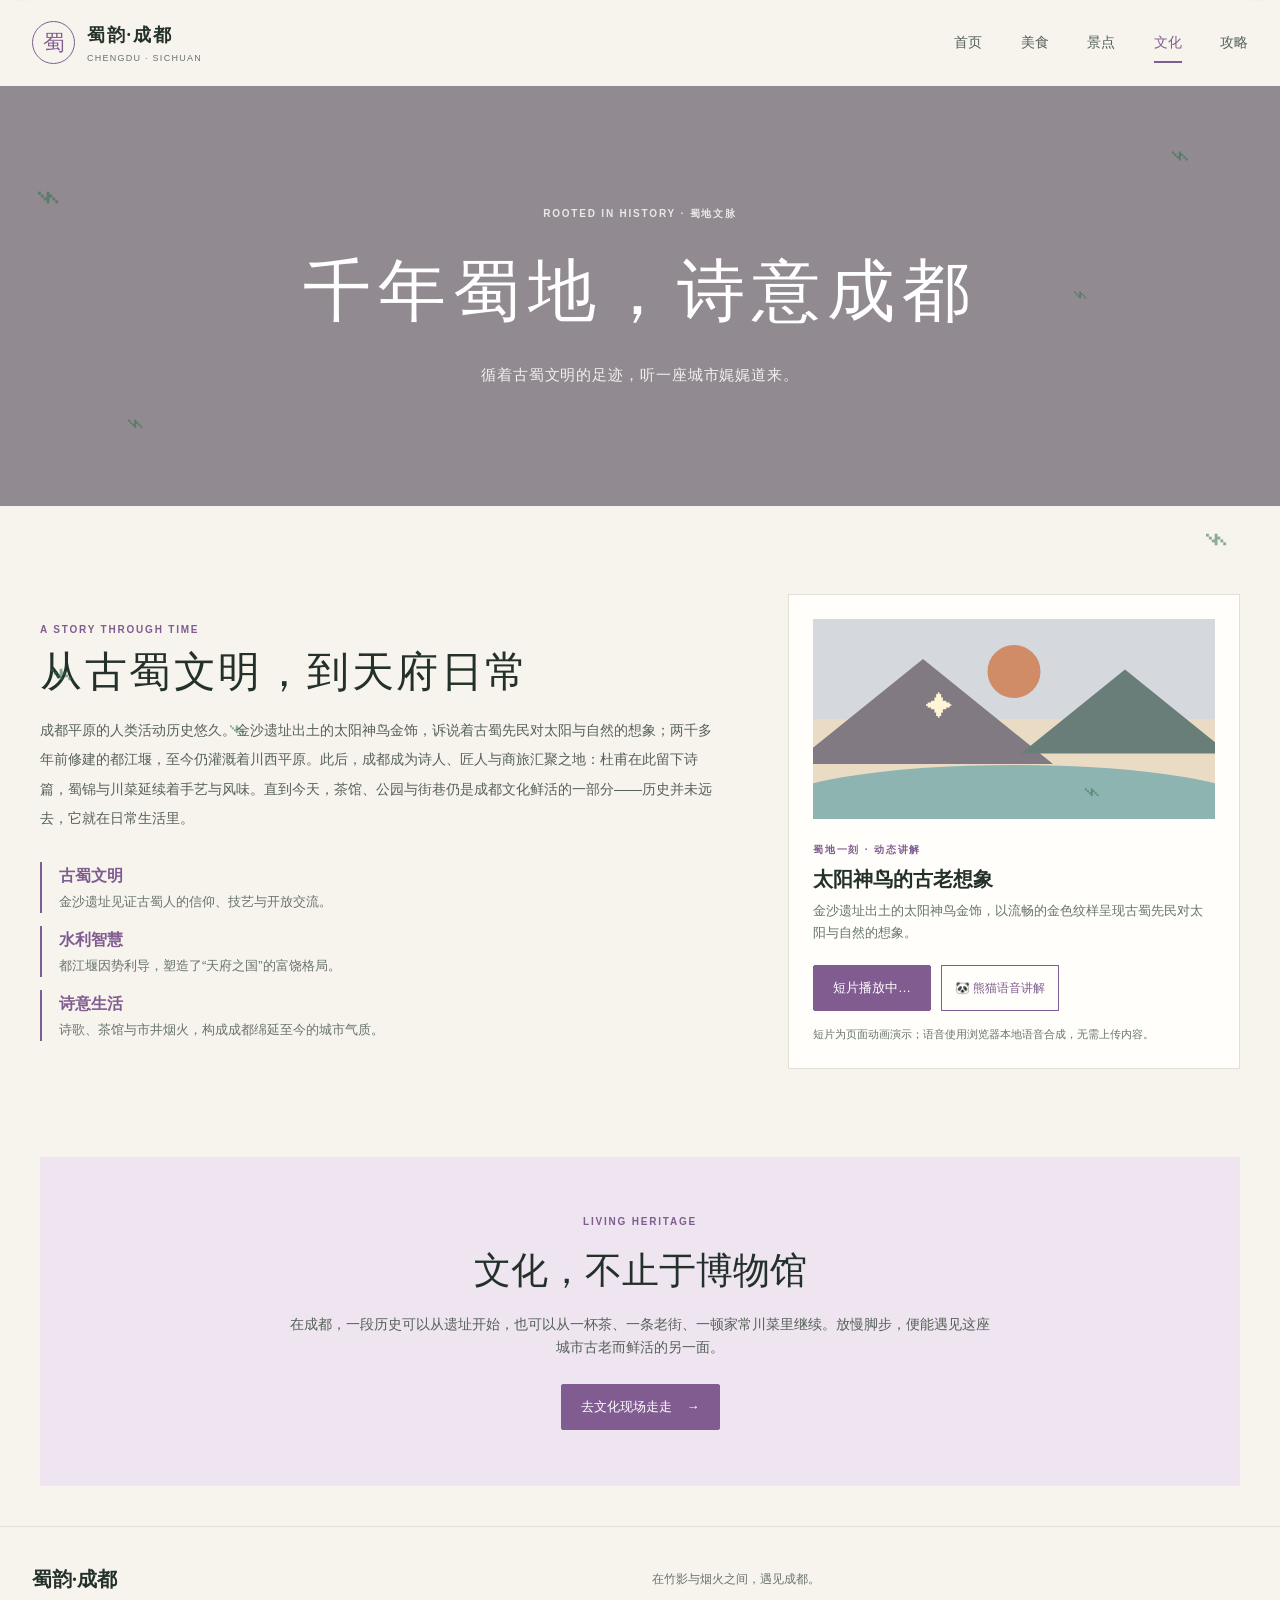
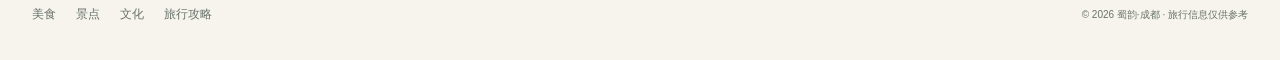
<file: culture.html>
<!doctype html>
<html lang="zh-CN" data-theme="culture">
<head>
  <meta charset="utf-8"><meta name="viewport" content="width=device-width, initial-scale=1">
  <meta name="theme-color" content="#f7f4ed"><meta name="description" content="蜀地文化导览，了解古蜀文明、都江堰与成都的诗意生活。"><meta name="keywords" content="成都文化,古蜀文明,金沙遗址,太阳神鸟,都江堰历史,杜甫草堂,蜀地文化,成都历史">
  <title>蜀地文脉 — 蜀韵·成都</title><link rel="stylesheet" href="styles.css"><script src="app.js" defer></script>
</head>
<body>
  <div class="leaf-field" aria-hidden="true"><span class="bamboo-leaf leaf-one">⌁</span><span class="bamboo-leaf leaf-two">⌁</span><span class="bamboo-leaf leaf-three">⌁</span><span class="bamboo-leaf leaf-four">⌁</span><span class="bamboo-leaf leaf-five">⌁</span><span class="bamboo-leaf leaf-six">⌁</span><span class="bamboo-leaf leaf-seven">⌁</span><span class="bamboo-leaf leaf-eight">⌁</span></div>
  <div class="panda-walkers" aria-hidden="true"><span class="panda panda-top">🐼</span><span class="panda panda-right">🐼</span><span class="panda panda-bottom">🐼</span><span class="panda panda-left">🐼</span></div>
  <header class="site-header"><a class="brand" href="index.html" aria-label="蜀韵成都首页"><span class="brand-mark" aria-hidden="true">蜀</span><span><strong>蜀韵·成都</strong><small>CHENGDU · SICHUAN</small></span></a><button class="menu-toggle" type="button" aria-expanded="false" aria-label="展开导航">☰</button><nav class="site-nav" aria-label="主导航"><a href="index.html">首页</a><a href="food.html">美食</a><a href="sights.html">景点</a><a href="culture.html" aria-current="page">文化</a><a href="travel.html">攻略</a></nav></header>
  <main>
    <section class="page-hero culture-hero"><p class="eyebrow">ROOTED IN HISTORY · 蜀地文脉</p><h1>千年蜀地，诗意成都</h1><p>循着古蜀文明的足迹，听一座城市娓娓道来。</p></section>
    <section class="section culture-layout"><div><p class="eyebrow">A STORY THROUGH TIME</p><h2>从古蜀文明，到天府日常</h2><p class="culture-copy">成都平原的人类活动历史悠久。金沙遗址出土的太阳神鸟金饰，诉说着古蜀先民对太阳与自然的想象；两千多年前修建的都江堰，至今仍灌溉着川西平原。此后，成都成为诗人、匠人与商旅汇聚之地：杜甫在此留下诗篇，蜀锦与川菜延续着手艺与风味。直到今天，茶馆、公园与街巷仍是成都文化鲜活的一部分——历史并未远去，它就在日常生活里。</p>
      <div class="timeline"><article><span>古蜀文明</span><p>金沙遗址见证古蜀人的信仰、技艺与开放交流。</p></article><article><span>水利智慧</span><p>都江堰因势利导，塑造了“天府之国”的富饶格局。</p></article><article><span>诗意生活</span><p>诗歌、茶馆与市井烟火，构成成都绵延至今的城市气质。</p></article></div>
    </div>
    <aside class="story-card"><div class="story-art" aria-hidden="true"><span class="story-sun"></span><span class="story-mountain mountain-one"></span><span class="story-mountain mountain-two"></span><span class="story-river"></span><span class="story-bird">✦</span></div><p class="eyebrow">蜀地一刻 · 动态讲解</p><h3 id="story-title">太阳神鸟的古老想象</h3><p id="story-caption" aria-live="polite">传说与太阳有关的信仰，早已融入古蜀人的生活与艺术。</p><div class="story-controls"><button class="button" type="button" id="story-play">播放文化短片</button><button class="voice-button" type="button" data-speak="culture">🐼 熊猫语音讲解</button></div><p class="demo-note">短片为页面动画演示；语音使用浏览器本地语音合成，无需上传内容。</p></aside></section>
    <section class="section quote-section"><p class="eyebrow">LIVING HERITAGE</p><h2>文化，不止于博物馆</h2><p>在成都，一段历史可以从遗址开始，也可以从一杯茶、一条老街、一顿家常川菜里继续。放慢脚步，便能遇见这座城市古老而鲜活的另一面。</p><a class="button" href="sights.html">去文化现场走走 <span aria-hidden="true">→</span></a></section>
  </main>
  <footer class="site-footer"><a class="footer-brand" href="index.html">蜀韵·成都</a><p>在竹影与烟火之间，遇见成都。</p><nav aria-label="页尾导航"><a href="food.html">美食</a><a href="sights.html">景点</a><a href="culture.html">文化</a><a href="travel.html">旅行攻略</a></nav><small>© 2026 蜀韵·成都 · 旅行信息仅供参考</small></footer>
</body>
</html>
</file>
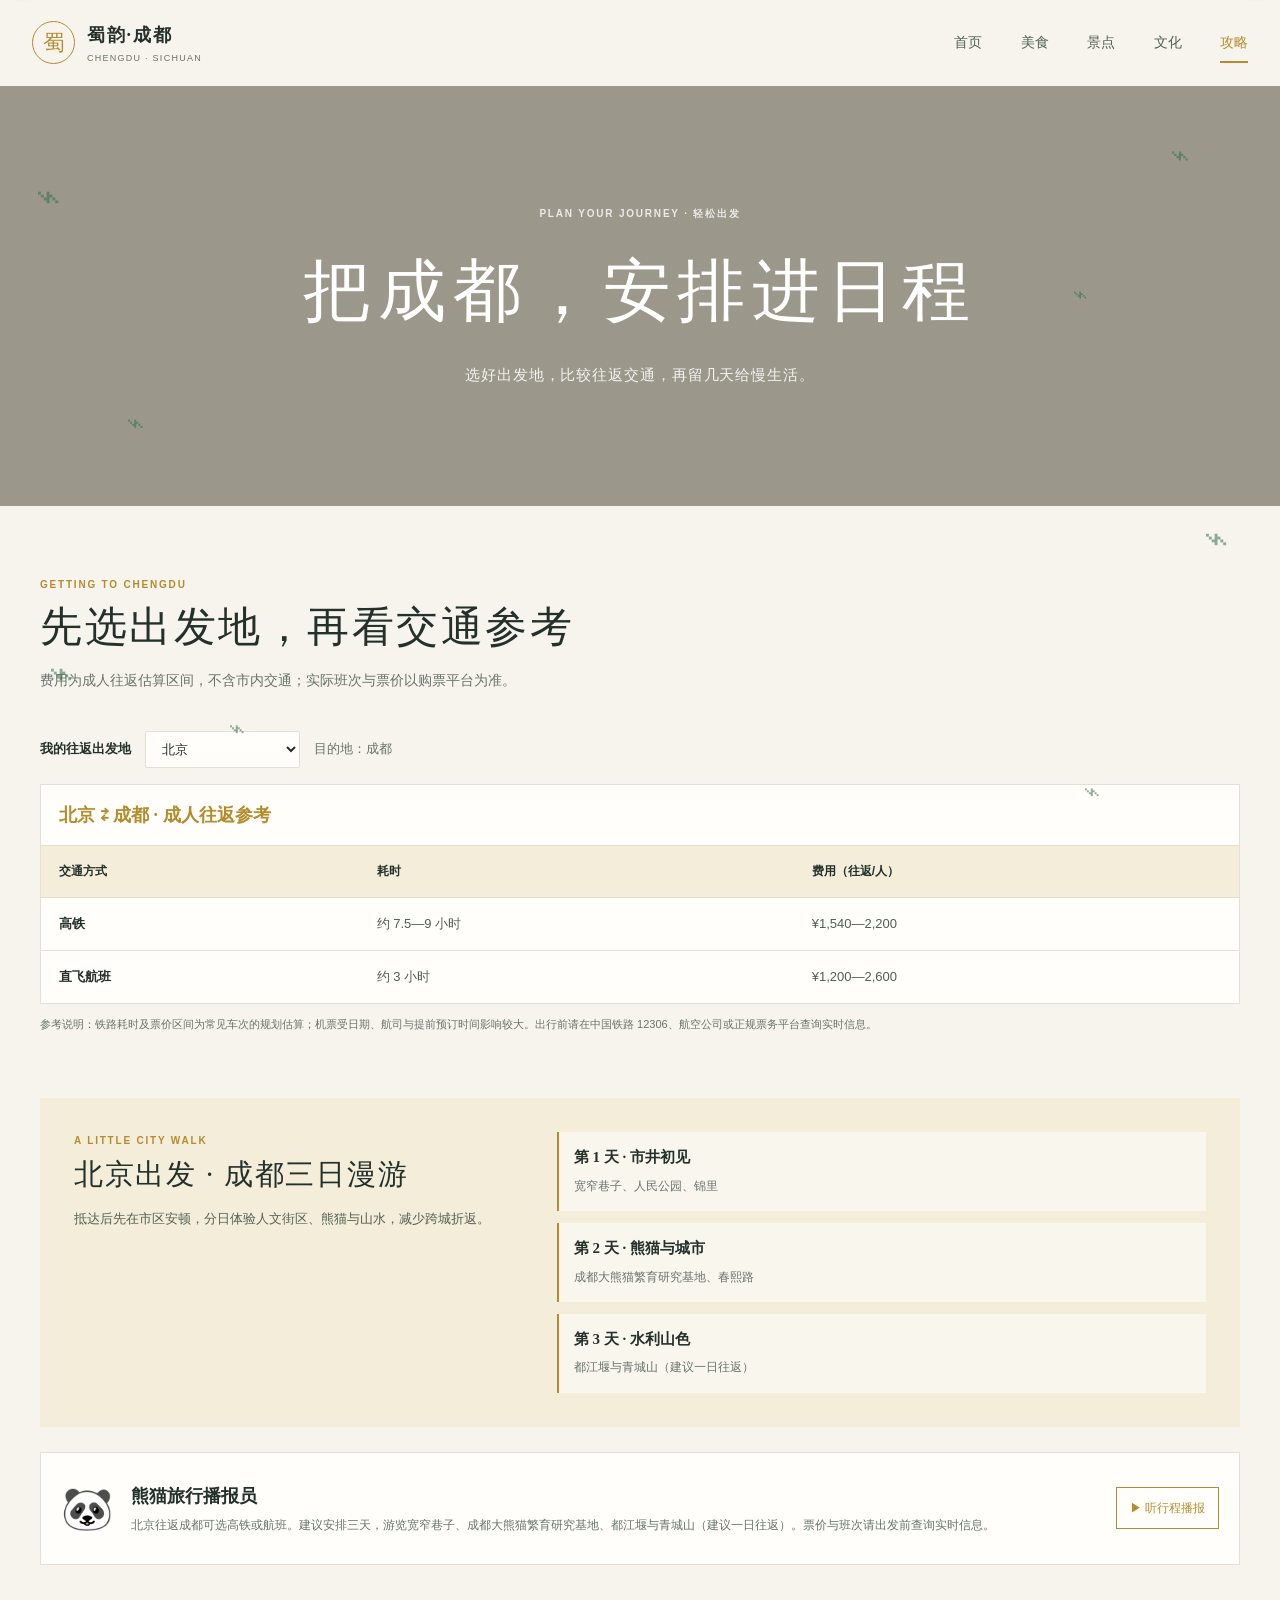
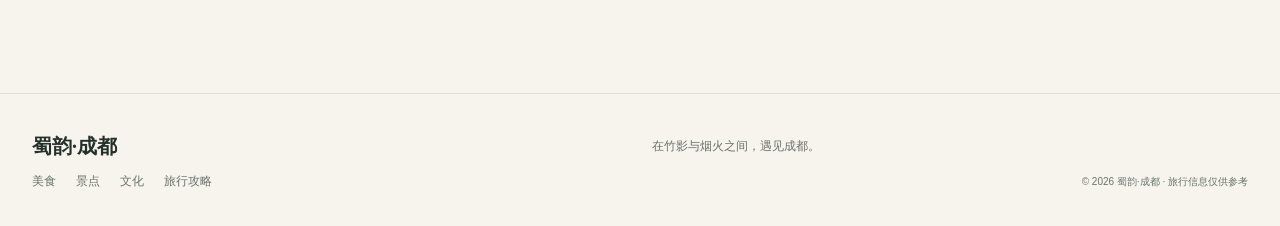
<file: travel.html>
<!doctype html>
<html lang="zh-CN" data-theme="travel">
<head>
  <meta charset="utf-8"><meta name="viewport" content="width=device-width, initial-scale=1">
  <meta name="theme-color" content="#f7f4ed"><meta name="description" content="成都旅行攻略，按出发城市估算往返交通时间与费用，规划观光路线。"><meta name="keywords" content="成都旅行攻略,成都交通,成都旅游路线,成都三日游,成都往返交通,成都自由行,成都景点路线">
  <title>慢游攻略 — 蜀韵·成都</title><link rel="stylesheet" href="styles.css"><script src="app.js" defer></script>
</head>
<body>
  <div class="leaf-field" aria-hidden="true"><span class="bamboo-leaf leaf-one">⌁</span><span class="bamboo-leaf leaf-two">⌁</span><span class="bamboo-leaf leaf-three">⌁</span><span class="bamboo-leaf leaf-four">⌁</span><span class="bamboo-leaf leaf-five">⌁</span><span class="bamboo-leaf leaf-six">⌁</span><span class="bamboo-leaf leaf-seven">⌁</span><span class="bamboo-leaf leaf-eight">⌁</span></div>
  <div class="panda-walkers" aria-hidden="true"><span class="panda panda-top">🐼</span><span class="panda panda-right">🐼</span><span class="panda panda-bottom">🐼</span><span class="panda panda-left">🐼</span></div>
  <header class="site-header"><a class="brand" href="index.html" aria-label="蜀韵成都首页"><span class="brand-mark" aria-hidden="true">蜀</span><span><strong>蜀韵·成都</strong><small>CHENGDU · SICHUAN</small></span></a><button class="menu-toggle" type="button" aria-expanded="false" aria-label="展开导航">☰</button><nav class="site-nav" aria-label="主导航"><a href="index.html">首页</a><a href="food.html">美食</a><a href="sights.html">景点</a><a href="culture.html">文化</a><a href="travel.html" aria-current="page">攻略</a></nav></header>
  <main>
    <section class="page-hero travel-hero"><p class="eyebrow">PLAN YOUR JOURNEY · 轻松出发</p><h1>把成都，安排进日程</h1><p>选好出发地，比较往返交通，再留几天给慢生活。</p></section>
    <section class="section travel-section"><div class="section-heading align-left"><p class="eyebrow">GETTING TO CHENGDU</p><h2>先选出发地，再看交通参考</h2><p>费用为成人往返估算区间，不含市内交通；实际班次与票价以购票平台为准。</p></div>
      <div class="origin-picker"><label for="origin-city">我的往返出发地</label><select id="origin-city"><option value="beijing">北京</option><option value="shanghai">上海</option><option value="guangzhou">广州</option><option value="chongqing">重庆</option></select><span>目的地：成都</span></div>
      <div class="table-wrap"><table class="route-table"><caption id="route-caption">北京 ⇄ 成都 · 成人往返参考</caption><thead><tr><th scope="col">交通方式</th><th scope="col">耗时</th><th scope="col">费用（往返/人）</th></tr></thead><tbody id="route-rows"></tbody></table></div>
      <p class="source-note">参考说明：铁路耗时及票价区间为常见车次的规划估算；机票受日期、航司与提前预订时间影响较大。出行前请在<a href="https://www.12306.cn/" target="_blank" rel="noopener noreferrer">中国铁路 12306</a>、航空公司或正规票务平台查询实时信息。</p>
      <section class="route-plan"><div><p class="eyebrow">A LITTLE CITY WALK</p><h2 id="itinerary-title">北京出发 · 成都三日漫游</h2><p id="itinerary-intro">先抵达市区安顿，再将人文街区、熊猫与山水分日体验，避免来回奔波。</p></div>
        <ol class="itinerary-list" id="itinerary-list"></ol>
      </section>
      <div class="voice-card"><span class="voice-panda" aria-hidden="true">🐼</span><div><h3>熊猫旅行播报员</h3><p id="voice-text">选好出发地后，让小熊猫为你播报交通与行程建议。</p></div><button class="voice-button" type="button" data-speak="travel">▶ 听行程播报</button></div>
    </section>
  </main>
  <footer class="site-footer"><a class="footer-brand" href="index.html">蜀韵·成都</a><p>在竹影与烟火之间，遇见成都。</p><nav aria-label="页尾导航"><a href="food.html">美食</a><a href="sights.html">景点</a><a href="culture.html">文化</a><a href="travel.html">旅行攻略</a></nav><small>© 2026 蜀韵·成都 · 旅行信息仅供参考</small></footer>
</body>
</html>
</file>
<file: styles.css>
/* 全站基础色彩与主题变量 */
:root {
  color-scheme: light;
  --paper: #f7f4ed;
  --ink: #24312b;
  --muted: #68736c;
  --line: #e4dfd4;
  --accent: #286b50;
  --accent-soft: #e3ede4;
  --serif: "Noto Serif SC", "Songti SC", "STSong", Georgia, serif;
  --sans: -apple-system, BlinkMacSystemFont, "Segoe UI", "Microsoft YaHei", "PingFang SC", sans-serif;
}

html[data-theme="food"] { --accent: #c76b39; --accent-soft: #f4e5da; }
html[data-theme="sights"] { --accent: #397b9c; --accent-soft: #dfedf1; }
html[data-theme="culture"] { --accent: #805c91; --accent-soft: #eee5f1; }
html[data-theme="travel"] { --accent: #b48b2d; --accent-soft: #f3edda; }

* { box-sizing: border-box; }
html { scroll-behavior: smooth; }
body {
  margin: 0;
  min-width: 320px;
  background: var(--paper);
  color: var(--ink);
  font-family: var(--sans);
  line-height: 1.7;
}
img, video { display: block; max-width: 100%; }
a { color: inherit; text-decoration: none; }
button, select { font: inherit; }
button { color: inherit; }

/* 页面共用页头与页尾 */
.site-header {
  position: relative;
  z-index: 20;
  display: flex;
  width: min(100% - 64px, 1360px);
  min-height: 86px;
  align-items: center;
  justify-content: space-between;
  margin: 0 auto;
}
.brand { display: inline-flex; align-items: center; gap: 12px; }
.brand-mark {
  display: grid;
  width: 43px;
  height: 43px;
  place-items: center;
  border: 1px solid var(--accent);
  border-radius: 50%;
  color: var(--accent);
  font-family: var(--serif);
  font-size: 22px;
}
html[data-theme="home"] .brand-mark { border-color: #b94f45; color: #b94f45; }
.brand strong { display: block; font-family: var(--serif); font-size: 18px; letter-spacing: .1em; }
.brand small { display: block; color: var(--muted); font-size: 9px; letter-spacing: .14em; }
.site-nav { display: flex; align-items: center; gap: clamp(20px, 3vw, 42px); }
.site-nav a { position: relative; padding: 9px 0; color: #536057; font-size: 14px; transition: color .2s ease; }
.site-nav a:hover, .site-nav a[aria-current="page"] { color: var(--accent); }
.site-nav a[aria-current="page"]::after {
  position: absolute;
  right: 0;
  bottom: 1px;
  left: 0;
  height: 2px;
  background: var(--accent);
  content: "";
}
.menu-toggle { display: none; border: 0; background: transparent; font-size: 23px; cursor: pointer; }
.site-footer {
  display: grid;
  grid-template-columns: 1fr 1fr;
  gap: 8px 24px;
  align-items: center;
  margin-top: 40px;
  padding: 35px max(32px, calc((100% - 1280px) / 2));
  border-top: 1px solid var(--line);
  color: var(--muted);
  font-size: 12px;
}
.footer-brand { color: var(--ink); font-family: var(--serif); font-size: 20px; font-weight: 700; }
.site-footer p { margin: 0; }
.site-footer nav { display: flex; gap: 20px; }
.site-footer nav a:hover { color: var(--accent); }
.site-footer small { justify-self: end; }

/* 首页大图轮播 */
.hero-carousel { position: relative; height: min(690px, 72vw); min-height: 510px; overflow: hidden; background: #39473d; color: white; }
.hero-slide {
  position: absolute;
  inset: 0;
  display: flex;
  align-items: center;
  padding: 70px max(8%, calc((100% - 1200px) / 2));
  background-image: linear-gradient(90deg, rgba(17, 29, 22, .72), rgba(17, 29, 22, .12)), var(--hero-image);
  background-position: center;
  background-size: cover;
  opacity: 0;
  visibility: hidden;
  transition: opacity .8s ease, visibility .8s ease;
}
.hero-one { --hero-image: url("https://images.unsplash.com/photo-1600848319918-5de0b0b3e8b3?auto=format&fit=crop&w=2200&q=85"); }
.hero-two { --hero-image: url("https://images.unsplash.com/photo-1517248135467-4c7edcad34c4?auto=format&fit=crop&w=2200&q=85"); }
.hero-three { --hero-image: url("https://images.unsplash.com/photo-1513415564515-763d91423bdd?auto=format&fit=crop&w=2200&q=85"); }
.hero-slide.is-active { opacity: 1; visibility: visible; }
.hero-copy { max-width: 660px; transform: translateY(14px); transition: transform .8s ease; }
.hero-slide.is-active .hero-copy { transform: translateY(0); }
.hero-copy .eyebrow { color: #e9e3ce; }
.hero-copy h1, .hero-copy h2 { margin: 10px 0; font-family: var(--serif); font-size: clamp(48px, 7vw, 88px); font-weight: 500; letter-spacing: .1em; line-height: 1.2; }
.hero-copy > p:not(.eyebrow) { margin: 18px 0 30px; color: rgba(255,255,255,.88); font-size: clamp(15px, 2vw, 19px); letter-spacing: .06em; }
.button {
  display: inline-flex;
  min-height: 46px;
  align-items: center;
  justify-content: center;
  gap: 15px;
  padding: 10px 19px;
  border: 1px solid var(--accent);
  border-radius: 2px;
  background: var(--accent);
  color: white;
  font-size: 13px;
  cursor: pointer;
  transition: background .2s ease, color .2s ease, transform .2s ease;
}
.button:hover { background: transparent; color: var(--accent); transform: translateY(-2px); }
.button-light { border-color: rgba(255,255,255,.8); background: rgba(255,255,255,.1); }
.button-light:hover { background: white; color: #263b30; }
.carousel-controls { position: absolute; right: 8%; bottom: 34px; display: flex; align-items: center; gap: 17px; }
.carousel-arrow { display: grid; width: 38px; height: 38px; place-items: center; border: 1px solid rgba(255,255,255,.7); border-radius: 50%; background: transparent; color: white; cursor: pointer; }
.carousel-dots { display: flex; gap: 8px; }
.carousel-dot { width: 7px; height: 7px; padding: 0; border: 0; border-radius: 50%; background: rgba(255,255,255,.55); cursor: pointer; }
.carousel-dot.is-active { width: 24px; border-radius: 5px; background: white; }
.hero-index { position: absolute; bottom: 40px; left: 8%; color: rgba(255,255,255,.75); font-size: 11px; letter-spacing: .15em; }

/* 公共内容区块 */
.section { width: min(100% - 64px, 1200px); margin: 0 auto; padding: 88px 0; }
.section-heading { max-width: 620px; margin: 0 auto 38px; text-align: center; }
.section-heading h2, .intro-section h2, .callout h2, .route-plan h2, .culture-layout h2 {
  margin: 5px 0 12px;
  font-family: var(--serif);
  font-size: clamp(28px, 4vw, 42px);
  font-weight: 500;
  letter-spacing: .06em;
  line-height: 1.4;
}
.section-heading > p:last-child { margin: 0; color: var(--muted); font-size: 14px; }
.eyebrow { margin: 0; color: var(--accent); font-size: 10px; font-weight: 700; letter-spacing: .18em; }
.chengdu-feature { display: grid; grid-template-columns: .9fr 1.1fr; gap: clamp(32px, 6vw, 78px); align-items: center; }
.chengdu-feature-image { position: relative; min-height: 360px; overflow: hidden; background: var(--accent-soft); }
.chengdu-feature-image svg { display: block; width: 100%; height: 100%; min-height: 360px; }
.chengdu-feature-image > span { position: absolute; right: 0; bottom: 22px; padding: 8px 16px; background: rgba(24,35,29,.76); color: white; font-size: 12px; letter-spacing: .08em; }
.chengdu-feature-copy h2 { margin: 8px 0 16px; font-family: var(--serif); font-size: clamp(27px, 3.2vw, 38px); font-weight: 500; letter-spacing: .04em; line-height: 1.5; }
.chengdu-feature-copy > p:not(.eyebrow) { margin: 0; color: #566159; font-size: 14px; line-height: 2; }
.chengdu-feature-points { display: grid; grid-template-columns: repeat(3, 1fr); gap: 12px; margin: 24px 0 18px; padding: 18px 0; border-top: 1px solid var(--line); border-bottom: 1px solid var(--line); }
.chengdu-feature-points div { display: grid; gap: 4px; }
.chengdu-feature-points strong { color: var(--accent); font-family: var(--serif); font-size: 15px; font-weight: 500; }
.chengdu-feature-points span { color: var(--muted); font-size: 11px; }
.intro-section { display: grid; grid-template-columns: 220px 1fr; gap: 70px; align-items: center; border-top: 1px solid var(--line); }
.intro-stamp { display: grid; width: 190px; height: 190px; place-content: center; border: 1px solid var(--accent); border-radius: 50%; color: var(--accent); font-family: var(--serif); font-size: 31px; line-height: 1.4; text-align: center; transform: rotate(-10deg); }
.intro-copy { max-width: 840px; color: #566159; font-size: 15px; line-height: 2.1; }
.text-link { display: inline-flex; gap: 14px; margin-top: 8px; padding-bottom: 5px; border-bottom: 1px solid var(--accent); color: var(--accent); font-size: 13px; }
.quick-links { display: grid; grid-template-columns: repeat(3, 1fr); gap: 16px; padding-top: 0; }
.quick-card { position: relative; min-height: 190px; padding: 26px; border: 1px solid var(--line); transition: background .2s ease, transform .2s ease; }
.quick-card:hover { background: var(--accent-soft); transform: translateY(-4px); }
.quick-card > span, .food-info > span, .sight-card > div > span { color: var(--accent); font-size: 10px; letter-spacing: .12em; }
.quick-card h2 { margin: 16px 0 4px; font-family: var(--serif); font-size: 24px; font-weight: 500; }
.quick-card p { margin: 0; color: var(--muted); font-size: 13px; }
.quick-card b { position: absolute; right: 22px; bottom: 20px; color: var(--accent); font-size: 22px; font-weight: 400; }

/* 内页标题横幅与专题卡片 */
.page-hero { display: grid; min-height: 420px; place-content: center; padding: 60px 24px; background-position: center; background-size: cover; color: white; text-align: center; }
.page-hero .eyebrow { color: rgba(255,255,255,.8); }
.page-hero h1 { margin: 12px 0; font-family: var(--serif); font-size: clamp(38px, 6vw, 68px); font-weight: 500; letter-spacing: .1em; }
.page-hero > p:last-child { margin: 0; color: rgba(255,255,255,.88); font-size: 15px; letter-spacing: .06em; }
.food-hero { background-image: linear-gradient(rgba(40,27,19,.47), rgba(40,27,19,.47)), url("https://images.unsplash.com/photo-1565299624946-b28f40a0ae38?auto=format&fit=crop&w=2000&q=85"); }
.sights-hero { background-image: linear-gradient(rgba(15,35,44,.45), rgba(15,35,44,.45)), url("https://images.unsplash.com/photo-1470770841072-f978cf4d019e?auto=format&fit=crop&w=2000&q=85"); }
.culture-hero { background-image: linear-gradient(rgba(34,24,44,.48), rgba(34,24,44,.48)), url("https://images.unsplash.com/photo-1513415564515-763d91423bdd?auto=format&fit=crop&w=2000&q=85"); }
.travel-hero { background-image: linear-gradient(rgba(49,42,24,.46), rgba(49,42,24,.46)), url("https://images.unsplash.com/photo-1500530855697-b586d89ba3ee?auto=format&fit=crop&w=2000&q=85"); }
.food-grid { display: grid; grid-template-columns: repeat(3, 1fr); gap: 22px; }
.food-card { overflow: hidden; background: #fffefa; }
.food-photo { position: relative; overflow: hidden; aspect-ratio: 1.2; background: #e6ddd0; }
.food-photo img { width: 100%; height: 100%; object-fit: cover; transition: transform .5s ease; }
.food-card:hover .food-photo img { transform: scale(1.05); }
.food-info { padding: 22px 22px 25px; }
.food-info h3, .sight-card h3 { margin: 5px 0 7px; font-family: var(--serif); font-size: 23px; font-weight: 500; }
.food-info p, .sight-card p { margin: 0; color: var(--muted); font-size: 13px; line-height: 1.9; }
.steam { position: absolute; z-index: 2; bottom: 28%; left: 50%; width: 22px; height: 75px; border-left: 3px solid rgba(255,255,255,.75); border-radius: 50%; opacity: 0; filter: blur(2px); transform: translateX(-50%) scaleY(.5); }
.steam-b { margin-left: -27px; height: 58px; }
.steam-c { margin-left: 27px; height: 64px; }
.food-card:hover .steam { animation: steam-rise 2s ease-in-out infinite; }
.food-card:hover .steam-b { animation-delay: .35s; }
.food-card:hover .steam-c { animation-delay: .7s; }
@keyframes steam-rise { 0% { opacity: 0; transform: translate(-50%, 18px) scaleY(.55) rotate(-8deg); } 35% { opacity: .8; } 100% { opacity: 0; transform: translate(-20%, -58px) scaleY(1.15) rotate(13deg); } }
.quote-section { padding: 56px 9%; background: var(--accent-soft); text-align: center; }
.quote-section h2 { margin: 10px 0; font-family: var(--serif); font-size: clamp(25px, 4vw, 37px); font-weight: 500; }
.quote-section > p:not(.eyebrow) { max-width: 700px; margin: 0 auto 24px; color: #556057; font-size: 14px; }
.sight-grid { display: grid; grid-template-columns: repeat(2, 1fr); gap: 22px; }
.sight-card { display: grid; grid-template-columns: 45% 1fr; min-height: 210px; overflow: hidden; background: #fffefa; }
.sight-card img { width: 100%; height: 100%; min-height: 210px; object-fit: cover; }
.sight-card > div { align-self: center; padding: 20px; }
.callout { display: flex; align-items: center; justify-content: space-between; gap: 40px; padding: 38px; background: var(--accent-soft); }
.callout > div { max-width: 740px; }
.callout p:not(.eyebrow) { margin: 0; color: #556057; font-size: 14px; }

/* 文化短片演示与语音控件 */
.culture-layout { display: grid; grid-template-columns: 1.2fr .8fr; gap: 70px; align-items: center; }
.culture-copy { color: #566159; font-size: 14px; line-height: 2.1; }
.timeline { display: grid; gap: 13px; margin-top: 28px; }
.timeline article { padding-left: 17px; border-left: 2px solid var(--accent); }
.timeline span { color: var(--accent); font-family: var(--serif); font-weight: 700; }
.timeline p { margin: 2px 0 0; color: var(--muted); font-size: 13px; }
.story-card { padding: 24px; border: 1px solid var(--line); background: #fffefa; }
.story-art { position: relative; height: 200px; overflow: hidden; margin-bottom: 22px; background: linear-gradient(#d5d9de 0 50%, #eadcc4 50%); }
.story-sun { position: absolute; top: 26px; left: 50%; width: 53px; height: 53px; border-radius: 50%; background: #d08b67; transform: translateX(-50%); }
.story-mountain { position: absolute; bottom: 55px; width: 0; height: 0; border-right: 130px solid transparent; border-bottom: 105px solid #827a83; border-left: 130px solid transparent; }
.mountain-one { left: -20px; }
.mountain-two { right: -40px; border-bottom-color: #697d79; transform: scale(.8); }
.story-river { position: absolute; right: -10%; bottom: -28px; left: -10%; height: 82px; border-radius: 50% 50% 0 0; background: #8db4b1; }
.story-bird { position: absolute; top: 66px; left: 28%; color: #fff4d6; font-size: 27px; animation: story-flight 4s ease-in-out infinite alternate; }
@keyframes story-flight { to { transform: translate(120px, -15px) rotate(18deg); } }
.story-card h3 { margin: 4px 0; font-family: var(--serif); font-size: 20px; }
.story-card > p:not(.eyebrow):not(.demo-note) { min-height: 48px; margin: 0; color: var(--muted); font-size: 13px; }
.story-controls { display: flex; flex-wrap: wrap; gap: 10px; margin-top: 17px; }
.voice-button { min-height: 42px; padding: 8px 13px; border: 1px solid var(--accent); background: transparent; color: var(--accent); font-size: 12px; cursor: pointer; }
.voice-button:hover { background: var(--accent); color: white; }
.demo-note, .source-note { color: var(--muted); font-size: 11px; line-height: 1.7; }
.demo-note { margin: 14px 0 0; }
.story-card.is-playing .story-art { animation: story-pulse 1.5s ease-in-out infinite alternate; }
@keyframes story-pulse { to { filter: saturate(1.2) brightness(1.07); } }

/* 交通比较与分日行程 */
.travel-section { padding-top: 70px; }
.align-left { margin-right: auto; margin-left: 0; text-align: left; }
.origin-picker { display: flex; flex-wrap: wrap; align-items: center; gap: 14px; margin-bottom: 16px; color: var(--muted); font-size: 13px; }
.origin-picker label { color: var(--ink); font-weight: 700; }
.origin-picker select { min-width: 155px; padding: 9px 32px 9px 12px; border: 1px solid var(--line); border-radius: 2px; background: #fffefa; color: var(--ink); }
.table-wrap { overflow-x: auto; border: 1px solid var(--line); background: #fffefa; }
.route-table { width: 100%; border-collapse: collapse; text-align: left; }
.route-table caption { padding: 15px 18px; color: var(--accent); font-family: var(--serif); font-size: 18px; font-weight: 700; text-align: left; }
.route-table th, .route-table td { padding: 15px 18px; border-top: 1px solid var(--line); }
.route-table th { background: var(--accent-soft); font-size: 12px; }
.route-table td { color: #525d55; font-size: 13px; }
.route-table td:first-child { color: var(--ink); font-weight: 700; }
.source-note { margin: 11px 0 0; }
.route-plan { display: grid; grid-template-columns: .8fr 1.2fr; gap: 50px; margin-top: 65px; padding: 34px; background: var(--accent-soft); }
.route-plan h2 { font-size: 29px; }
.route-plan > div > p:last-child { color: #556057; font-size: 13px; }
.itinerary-list { display: grid; gap: 12px; margin: 0; padding: 0; list-style: none; }
.itinerary-list li { padding: 13px 15px; border-left: 2px solid var(--accent); background: rgba(255,255,255,.55); }
.itinerary-list strong { display: block; font-family: var(--serif); font-size: 15px; }
.itinerary-list span { color: var(--muted); font-size: 12px; }
.voice-card { display: flex; align-items: center; gap: 18px; margin-top: 25px; padding: 20px; border: 1px solid var(--line); background: #fffefa; }
.voice-panda { font-size: 42px; }
.voice-card > div { flex: 1; }
.voice-card h3 { margin: 0; font-family: var(--serif); font-size: 18px; }
.voice-card p { margin: 3px 0 0; color: var(--muted); font-size: 12px; }

/* 漂浮竹叶与沿屏幕边缘漫步的熊猫 */
.leaf-field { position: fixed; z-index: 5; inset: 0; overflow: hidden; pointer-events: none; }
.bamboo-leaf { position: absolute; color: rgba(49, 112, 74, .55); font-family: var(--serif); font-size: 46px; line-height: 1; pointer-events: auto; animation: leaf-drift 12s ease-in-out infinite alternate; }
.leaf-one { top: 19%; left: 3%; animation-delay: -2s; }
.leaf-two { top: 45%; left: 10%; font-size: 33px; animation-delay: -7s; }
.leaf-three { top: 72%; left: 4%; animation-delay: -4s; }
.leaf-four { top: 15%; right: 7%; font-size: 36px; animation-delay: -5s; }
.leaf-five { top: 57%; right: 4%; animation-delay: -1s; }
.leaf-six { top: 86%; right: 14%; font-size: 31px; animation-delay: -8s; }
.leaf-seven { top: 31%; right: 15%; font-size: 28px; animation-delay: -3s; }
.leaf-eight { top: 79%; left: 18%; font-size: 31px; animation-delay: -6s; }
.leaf-field:hover .bamboo-leaf { animation-play-state: paused; }
@keyframes leaf-drift { from { transform: translate3d(-9px, -12px, 0) rotate(-35deg); } to { transform: translate3d(15px, 20px, 0) rotate(65deg); } }
.panda-walkers { position: fixed; z-index: 6; inset: 0; overflow: hidden; pointer-events: none; }
.panda { position: absolute; display: block; font-size: 27px; filter: drop-shadow(0 2px 2px rgba(0,0,0,.12)); }
.panda-top { top: 7px; left: -40px; animation: panda-top-walk 38s linear infinite; }
.panda-right { top: -40px; right: 5px; animation: panda-right-walk 42s linear infinite; }
.panda-bottom { bottom: 6px; left: -40px; animation: panda-bottom-walk 44s linear infinite reverse; }
.panda-left { top: -40px; left: 5px; animation: panda-left-walk 40s linear infinite reverse; }
@keyframes panda-top-walk { to { left: calc(100% + 40px); } }
@keyframes panda-bottom-walk { to { left: calc(100% + 40px); } }
@keyframes panda-right-walk { to { top: calc(100% + 40px); } }
@keyframes panda-left-walk { to { top: calc(100% + 40px); } }

@media (max-width: 760px) {
  .site-header { width: calc(100% - 36px); min-height: 72px; }
  .menu-toggle { display: block; }
  .site-nav { position: absolute; top: 62px; right: 0; display: none; min-width: 170px; padding: 10px 18px; border: 1px solid var(--line); background: var(--paper); box-shadow: 0 8px 24px rgba(30,40,32,.1); }
  .site-nav.is-open { display: grid; gap: 2px; }
  .site-nav a { padding: 9px 2px; }
  .site-nav a[aria-current="page"]::after { right: auto; width: 24px; }
  .hero-carousel { height: 74vh; min-height: 480px; }
  .hero-slide { padding-right: 28px; padding-left: 28px; }
  .carousel-controls { right: 24px; }
  .hero-index { left: 28px; }
  .section { width: calc(100% - 36px); padding: 62px 0; }
  .chengdu-feature { grid-template-columns: 1fr; gap: 26px; }
  .chengdu-feature-image, .chengdu-feature-image svg { min-height: 260px; }
  .chengdu-feature-points { gap: 8px; }
  .chengdu-feature-points span { font-size: 10px; }
  .intro-section { grid-template-columns: 1fr; gap: 26px; }
  .intro-stamp { width: 130px; height: 130px; font-size: 23px; }
  .quick-links, .food-grid { grid-template-columns: 1fr; }
  .quick-card { min-height: 160px; }
  .sight-grid { grid-template-columns: 1fr; }
  .culture-layout { grid-template-columns: 1fr; gap: 32px; }
  .route-plan { grid-template-columns: 1fr; gap: 20px; padding: 23px; }
  .callout { align-items: flex-start; flex-direction: column; gap: 20px; padding: 26px; }
  .site-footer { grid-template-columns: 1fr; padding: 28px 20px; }
  .site-footer small { justify-self: start; }
}
@media (max-width: 480px) {
  .hero-carousel { min-height: 440px; }
  .hero-copy h1, .hero-copy h2 { font-size: 42px; }
  .page-hero { min-height: 340px; }
  .food-photo { aspect-ratio: 1.35; }
  .sight-card { grid-template-columns: 1fr; }
  .sight-card img { min-height: 190px; max-height: 220px; }
  .origin-picker { align-items: flex-start; flex-direction: column; }
  .route-table th, .route-table td { padding: 12px 10px; font-size: 12px; }
  .voice-card { align-items: flex-start; flex-wrap: wrap; }
  .voice-card > div { min-width: calc(100% - 75px); }
  .voice-card .voice-button { margin-left: 59px; }
  .panda, .bamboo-leaf { opacity: .55; }
}
@media (prefers-reduced-motion: reduce) {
  *, *::before, *::after { scroll-behavior: auto !important; animation-duration: .01ms !important; animation-iteration-count: 1 !important; transition-duration: .01ms !important; }
}
</file>
